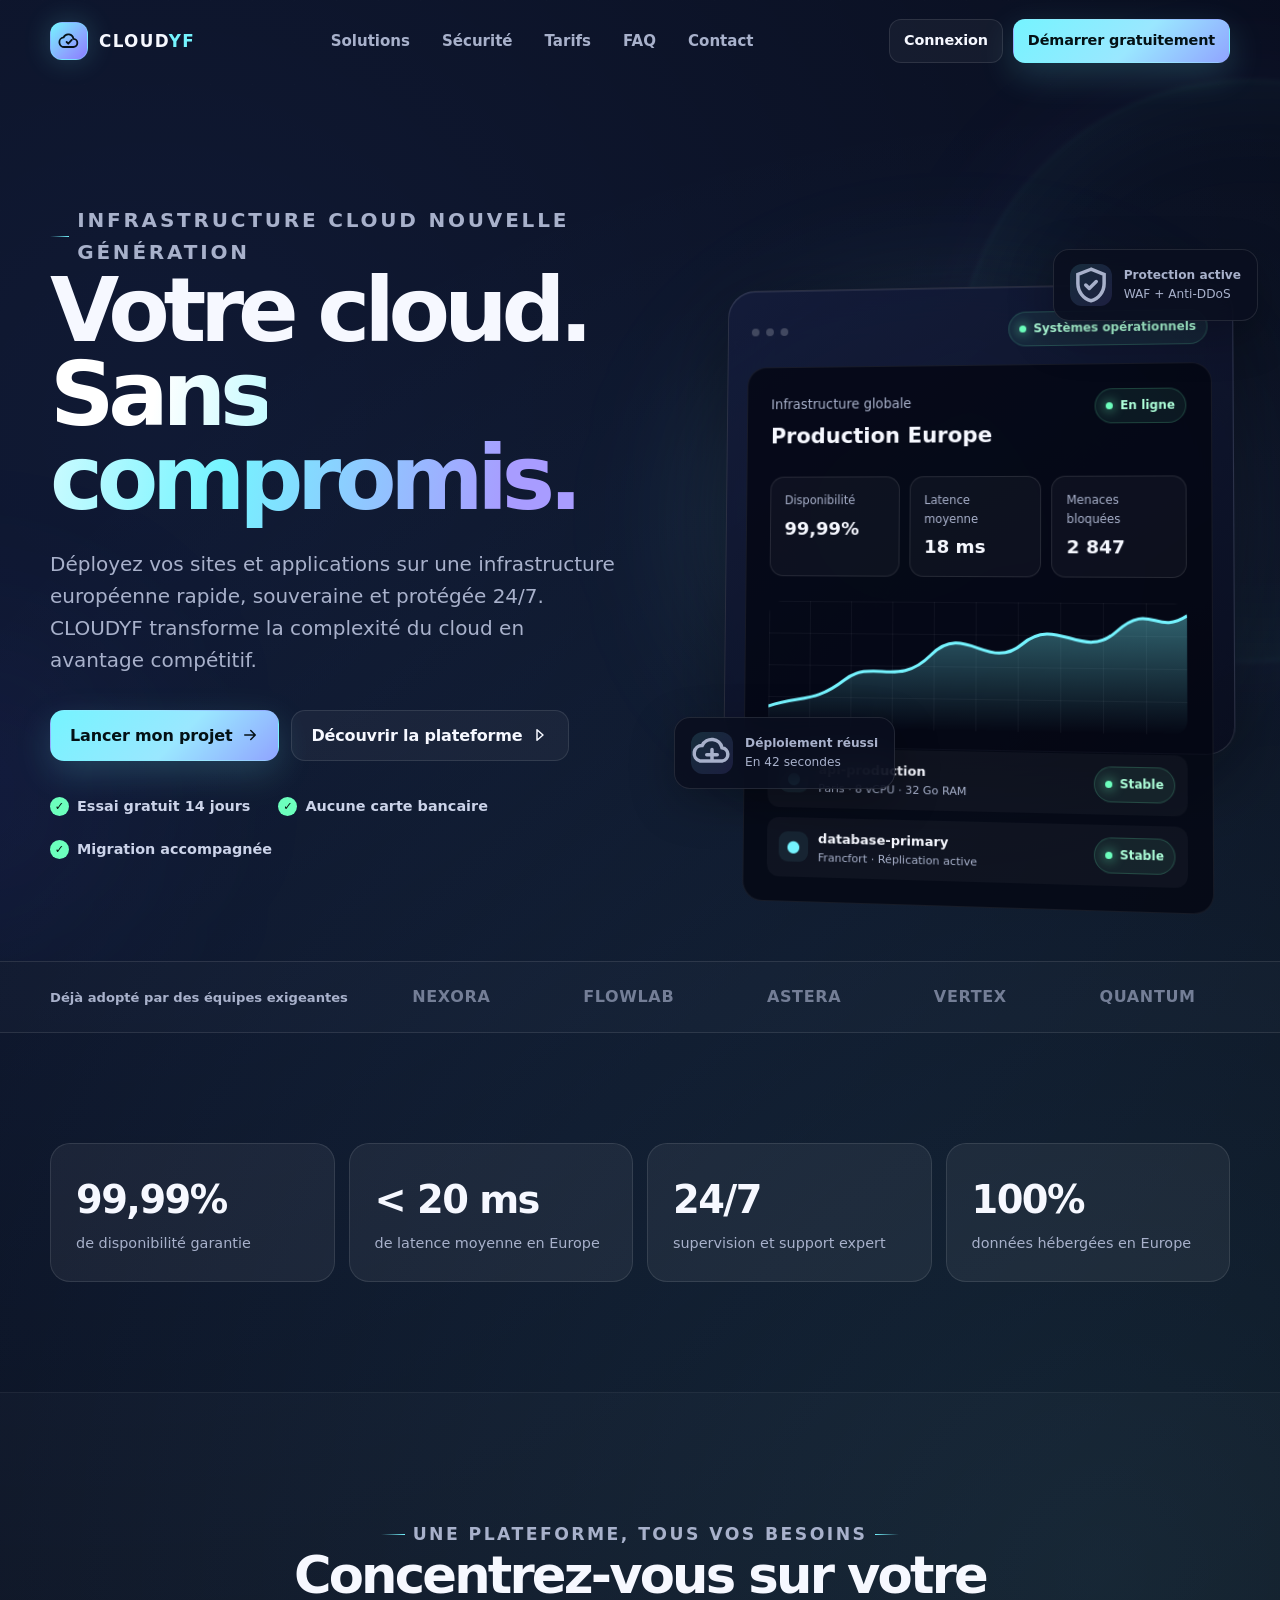
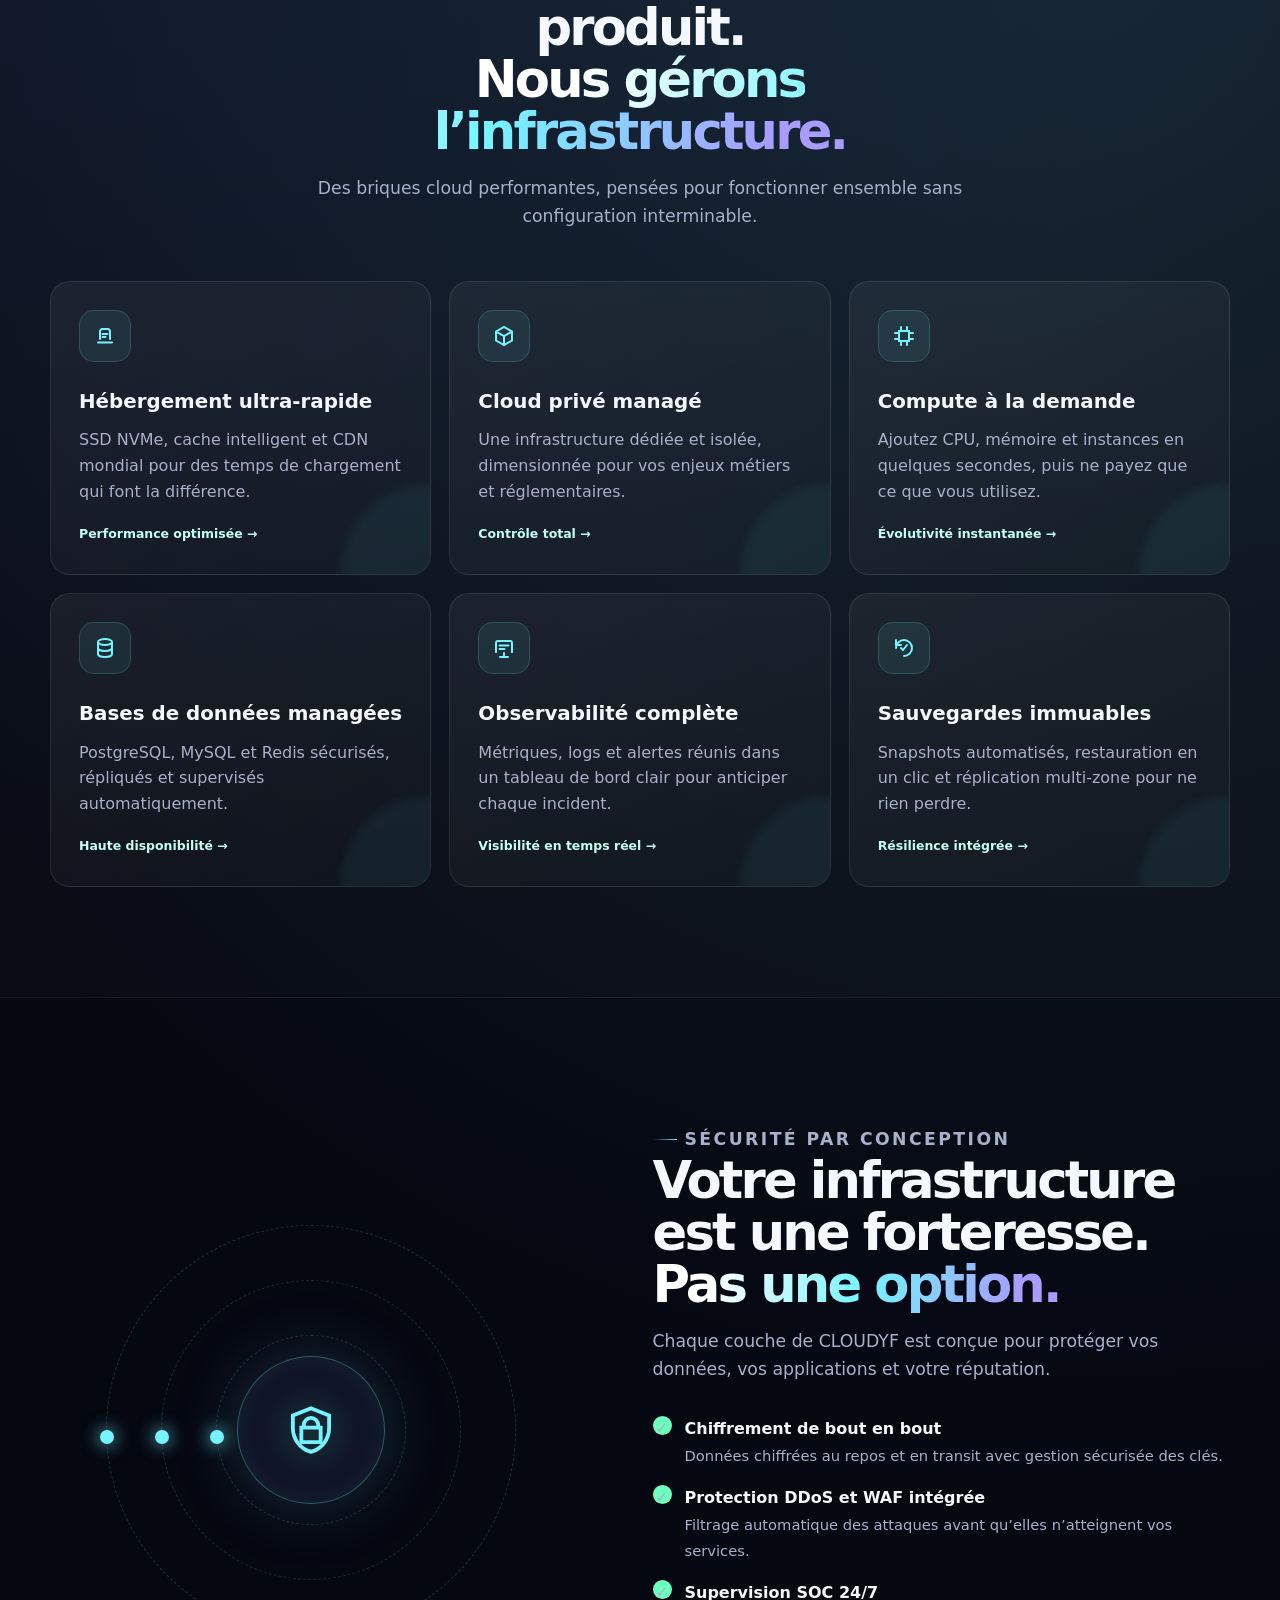
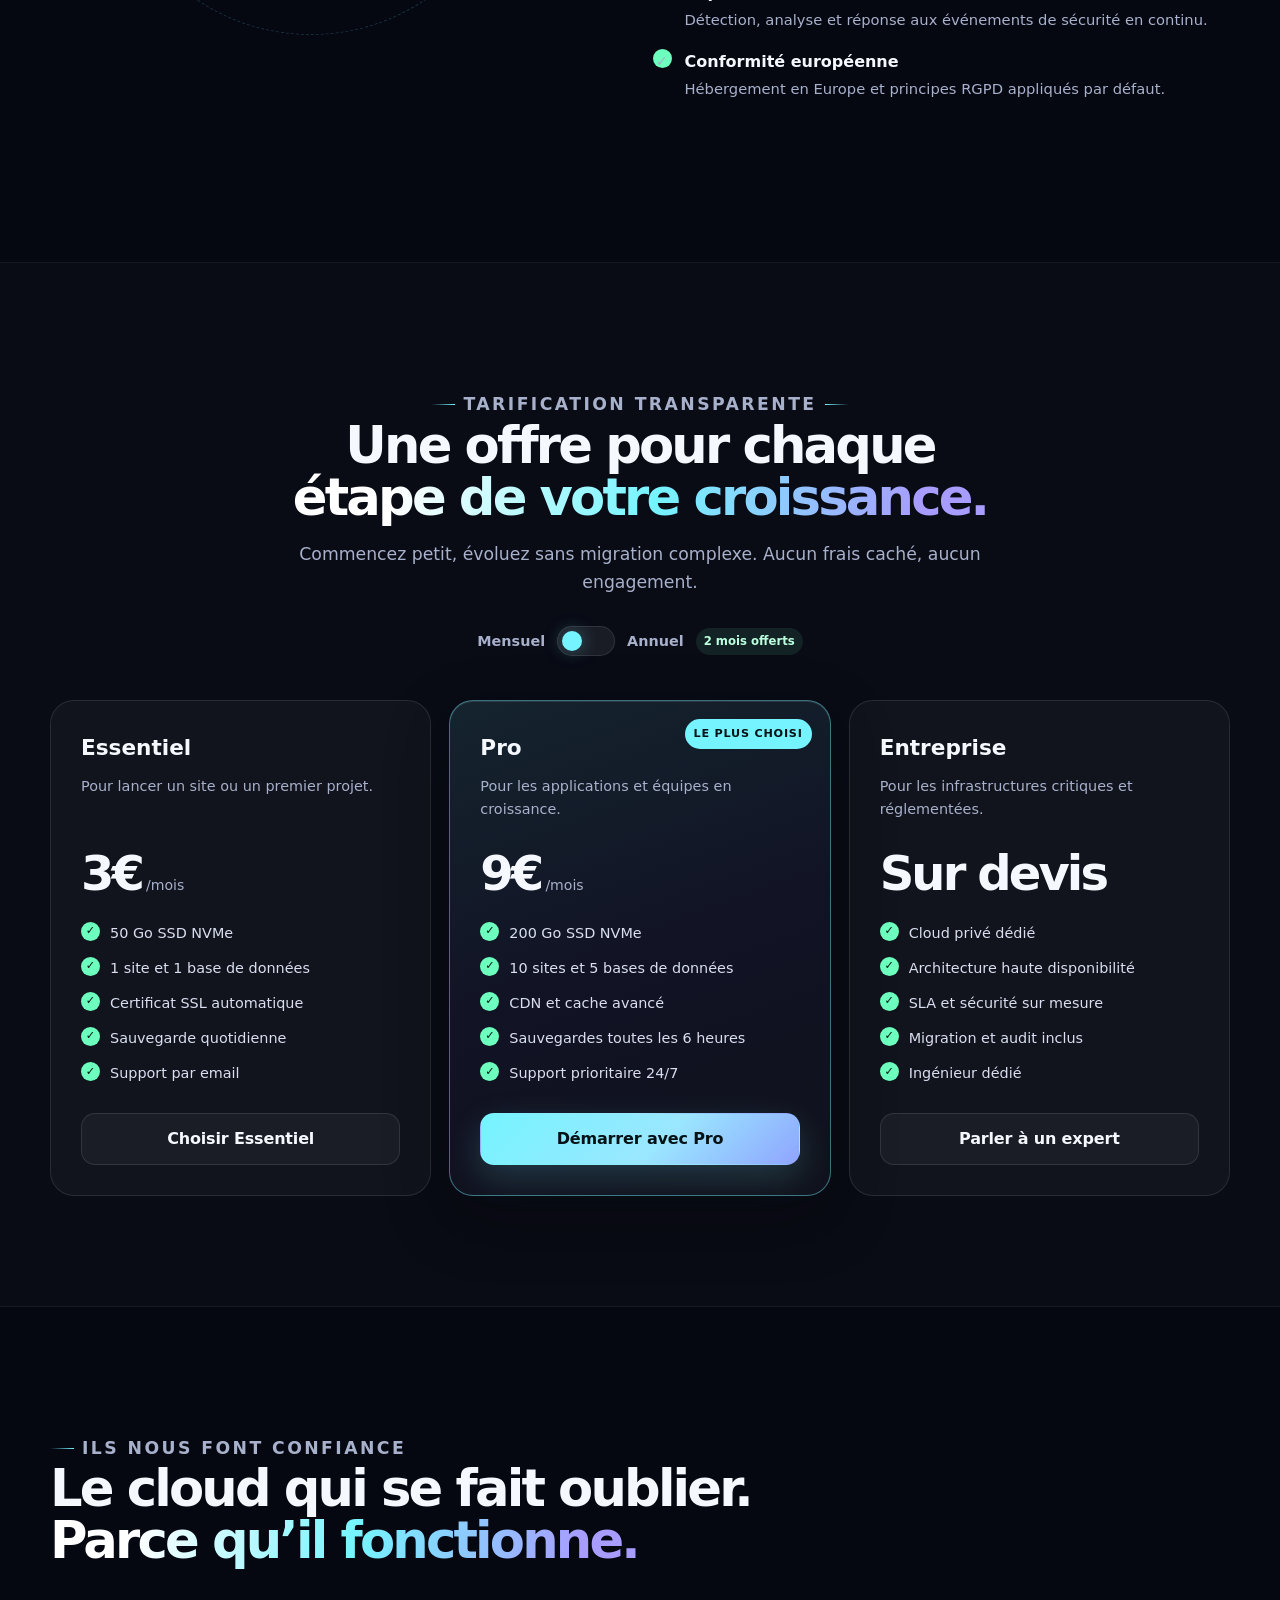
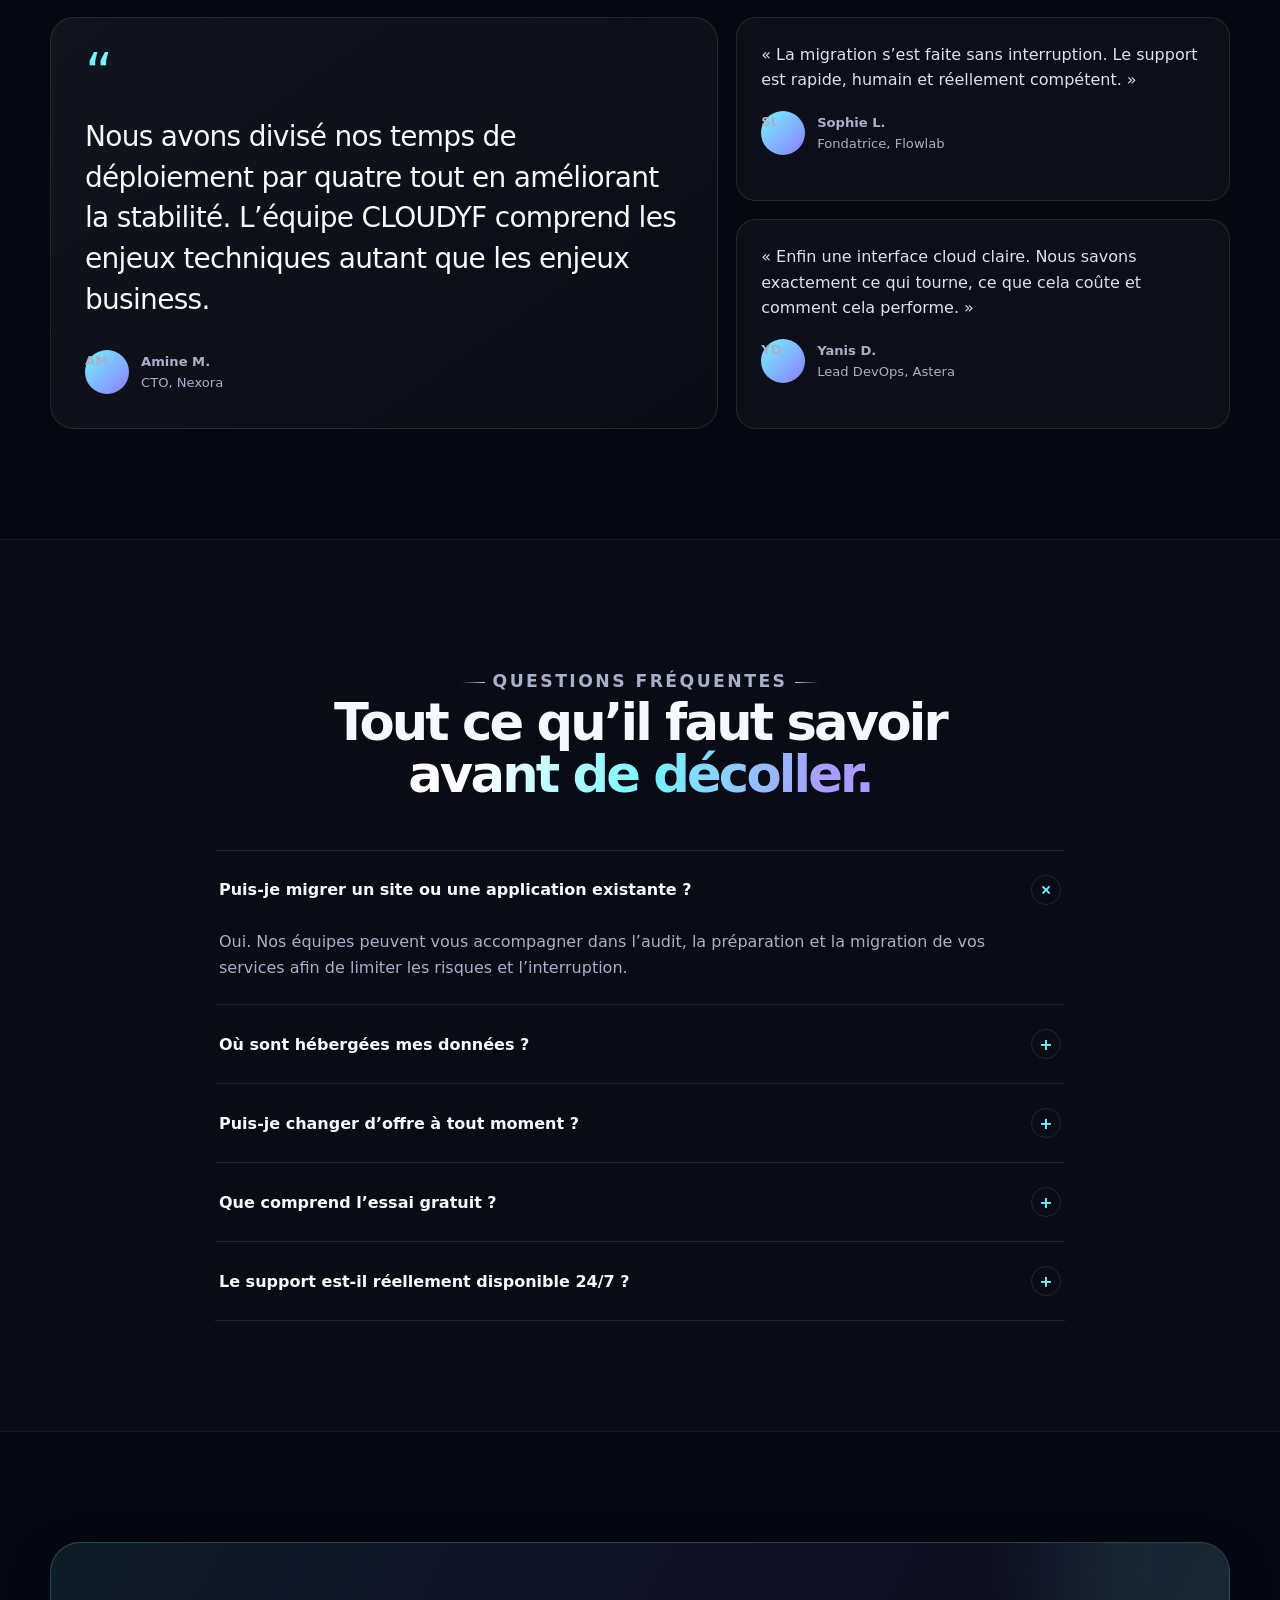
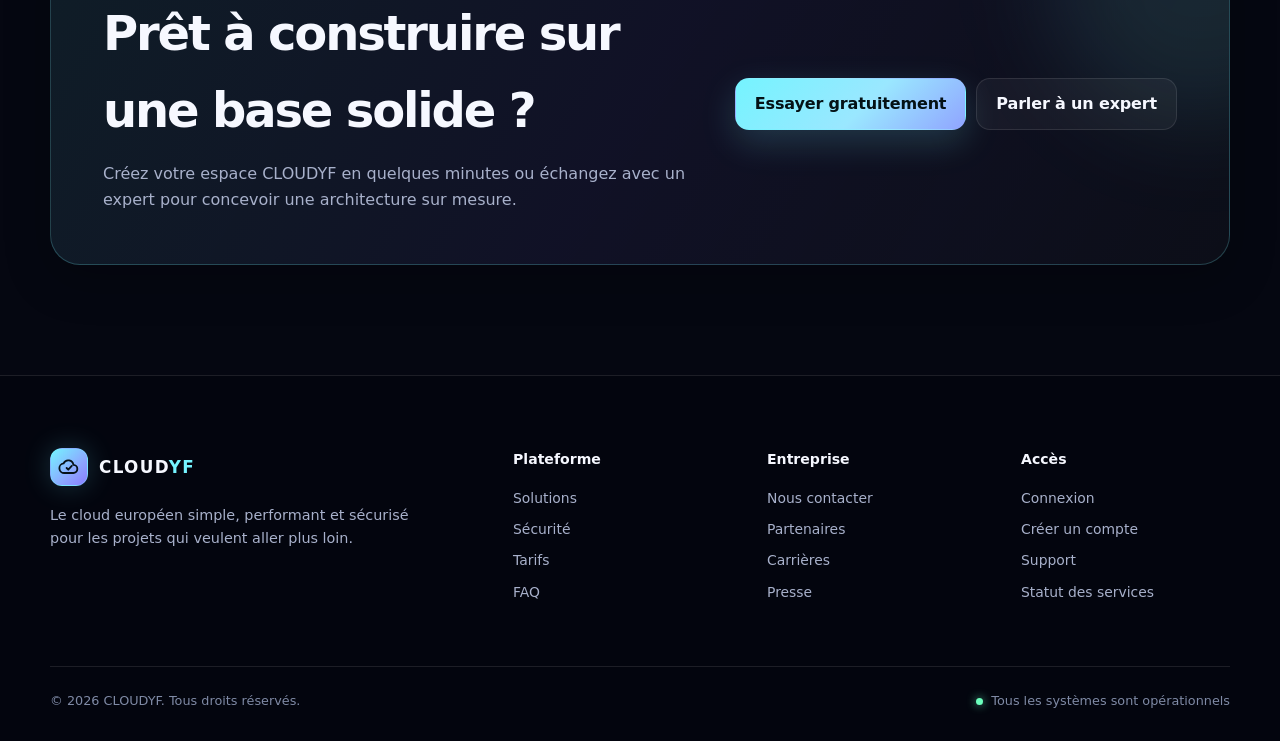
<file: index.html>
<!DOCTYPE html>
<html lang="fr">
<head>
  <meta charset="UTF-8">
  <meta name="viewport" content="width=device-width, initial-scale=1.0">
  <meta name="description" content="CLOUDYF propose un cloud européen performant, sécurisé et simple à déployer pour vos sites, applications et infrastructures critiques.">
  <meta name="theme-color" content="#050711">
  <title>CLOUDYF — Le cloud qui accélère vos ambitions</title>
  <link rel="stylesheet" href="styles.css">
  <script src="script.js" defer></script>
</head>
<body>
  <a class="skip-link" href="#contenu">Aller au contenu</a>

  <header class="site-header">
    <div class="container navbar">
      <a class="brand" href="index.html" aria-label="CLOUDYF, accueil">
        <span class="brand-mark" aria-hidden="true">
          <svg viewBox="0 0 24 24" fill="none"><path d="M7.4 18.5h9.2a4.4 4.4 0 0 0 .2-8.8A5.6 5.6 0 0 0 6.1 8.1a5.2 5.2 0 0 0 1.3 10.4Z" stroke="currentColor" stroke-width="2"/><path d="m9.4 13.1 1.8 1.8 3.8-4.1" stroke="currentColor" stroke-width="2" stroke-linecap="round" stroke-linejoin="round"/></svg>
        </span>
        <span class="brand-word">CLOUD<span>YF</span></span>
      </a>

      <button class="menu-toggle" type="button" aria-label="Ouvrir le menu" aria-expanded="false" aria-controls="navigation"><span></span></button>

      <ul class="nav-links" id="navigation">
        <li><a href="#services">Solutions</a></li>
        <li><a href="#securite">Sécurité</a></li>
        <li><a href="#offres">Tarifs</a></li>
        <li><a href="#faq">FAQ</a></li>
        <li><a href="contact.html">Contact</a></li>
      </ul>

      <div class="nav-actions">
        <a class="btn btn-secondary btn-small" href="connexion.html">Connexion</a>
        <a class="btn btn-primary btn-small" href="inscription.html">Démarrer gratuitement</a>
      </div>
    </div>
  </header>

  <main id="contenu">
    <section class="hero" id="accueil">
      <div class="container hero-grid">
        <div class="hero-copy reveal">
          <p class="eyebrow">Infrastructure cloud nouvelle génération</p>
          <h1>Votre cloud.<br><span class="gradient-text">Sans compromis.</span></h1>
          <p>Déployez vos sites et applications sur une infrastructure européenne rapide, souveraine et protégée 24/7. CLOUDYF transforme la complexité du cloud en avantage compétitif.</p>
          <div class="hero-actions">
            <a class="btn btn-primary" href="inscription.html">
              Lancer mon projet
              <svg viewBox="0 0 24 24" fill="none" aria-hidden="true"><path d="M5 12h14M13 6l6 6-6 6" stroke="currentColor" stroke-width="2" stroke-linecap="round" stroke-linejoin="round"/></svg>
            </a>
            <a class="btn btn-secondary" href="#services">
              Découvrir la plateforme
              <svg viewBox="0 0 24 24" fill="none" aria-hidden="true"><path d="m8 5 8 7-8 7V5Z" stroke="currentColor" stroke-width="2" stroke-linejoin="round"/></svg>
            </a>
          </div>
          <ul class="hero-proof">
            <li><span class="check-dot">✓</span>Essai gratuit 14 jours</li>
            <li><span class="check-dot">✓</span>Aucune carte bancaire</li>
            <li><span class="check-dot">✓</span>Migration accompagnée</li>
          </ul>
        </div>

        <div class="cloud-console reveal" aria-label="Aperçu du tableau de bord CLOUDYF">
          <div class="console-glow"></div>
          <div class="console-card">
            <div class="console-top">
              <div class="window-dots" aria-hidden="true"><i></i><i></i><i></i></div>
              <span class="live-badge">Systèmes opérationnels</span>
            </div>
            <div class="console-screen">
              <div class="console-heading">
                <div><small>Infrastructure globale</small><strong>Production Europe</strong></div>
                <span class="status-pill">En ligne</span>
              </div>
              <div class="metric-row">
                <div class="metric"><span>Disponibilité</span><strong>99,99%</strong></div>
                <div class="metric"><span>Latence moyenne</span><strong>18 ms</strong></div>
                <div class="metric"><span>Menaces bloquées</span><strong>2 847</strong></div>
              </div>
              <div class="chart" aria-hidden="true">
                <svg viewBox="0 0 420 128" preserveAspectRatio="none">
                  <defs><linearGradient id="area" x1="0" y1="0" x2="0" y2="1"><stop offset="0" stop-color="#75f4ff" stop-opacity=".38"/><stop offset="1" stop-color="#75f4ff" stop-opacity="0"/></linearGradient></defs>
                  <path d="M0 106 C35 95 48 102 78 79 S132 87 166 53 S224 70 258 41 S318 58 351 28 S390 32 420 12 V128 H0Z" fill="url(#area)"/>
                  <path d="M0 106 C35 95 48 102 78 79 S132 87 166 53 S224 70 258 41 S318 58 351 28 S390 32 420 12" fill="none" stroke="#75f4ff" stroke-width="3" stroke-linecap="round"/>
                </svg>
              </div>
              <div class="server-list">
                <div class="server-item"><span class="server-icon">●</span><div><strong>api-production</strong><small>Paris · 8 vCPU · 32 Go RAM</small></div><span class="status-pill">Stable</span></div>
                <div class="server-item"><span class="server-icon">●</span><div><strong>database-primary</strong><small>Francfort · Réplication active</small></div><span class="status-pill">Stable</span></div>
              </div>
            </div>
          </div>
          <div class="float-card one">
            <span class="float-icon" aria-hidden="true">
              <svg viewBox="0 0 24 24" fill="none"><path d="M12 3 4.5 6v5.2c0 4.6 3.1 8.8 7.5 9.8 4.4-1 7.5-5.2 7.5-9.8V6L12 3Z" stroke="currentColor" stroke-width="2"/><path d="m9 12 2 2 4-4" stroke="currentColor" stroke-width="2" stroke-linecap="round" stroke-linejoin="round"/></svg>
            </span>
            <span><strong>Protection active</strong><span>WAF + Anti-DDoS</span></span>
          </div>
          <div class="float-card two">
            <span class="float-icon" aria-hidden="true">
              <svg viewBox="0 0 24 24" fill="none"><path d="M5 16.5A4.5 4.5 0 0 1 6.4 7.7 6 6 0 0 1 17.7 9 3.8 3.8 0 0 1 18 16.5H5Z" stroke="currentColor" stroke-width="2"/><path d="M9 13h6M12 10v6" stroke="currentColor" stroke-width="2" stroke-linecap="round"/></svg>
            </span>
            <span><strong>Déploiement réussi</strong><span>En 42 secondes</span></span>
          </div>
        </div>
      </div>
    </section>

    <div class="trust-strip">
      <div class="container trust-grid">
        <span>Déjà adopté par des équipes exigeantes</span>
        <div class="logo-row" aria-label="Exemples de clients"><span>NEXORA</span><span>FLOWLAB</span><span>ASTERA</span><span>VERTEX</span><span>QUANTUM</span></div>
      </div>
    </div>

    <section class="section">
      <div class="container">
        <div class="stats-grid reveal">
          <div class="stat-card"><strong>99,99%</strong><span>de disponibilité garantie</span></div>
          <div class="stat-card"><strong>&lt; 20 ms</strong><span>de latence moyenne en Europe</span></div>
          <div class="stat-card"><strong>24/7</strong><span>supervision et support expert</span></div>
          <div class="stat-card"><strong>100%</strong><span>données hébergées en Europe</span></div>
        </div>
      </div>
    </section>

    <section class="section section-soft" id="services">
      <div class="container">
        <div class="section-heading center reveal">
          <p class="eyebrow">Une plateforme, tous vos besoins</p>
          <h2>Concentrez-vous sur votre produit.<br><span class="gradient-text">Nous gérons l’infrastructure.</span></h2>
          <p>Des briques cloud performantes, pensées pour fonctionner ensemble sans configuration interminable.</p>
        </div>

        <div class="cards-grid">
          <article class="feature-card reveal">
            <span class="feature-icon" aria-hidden="true"><svg viewBox="0 0 24 24" fill="none"><path d="M5 18.5h14M7 15V7.5A2.5 2.5 0 0 1 9.5 5h5A2.5 2.5 0 0 1 17 7.5V15" stroke="currentColor" stroke-width="2" stroke-linecap="round"/><path d="M9.5 10h5M9.5 13h3" stroke="currentColor" stroke-width="2" stroke-linecap="round"/></svg></span>
            <h3>Hébergement ultra-rapide</h3>
            <p>SSD NVMe, cache intelligent et CDN mondial pour des temps de chargement qui font la différence.</p>
            <span class="feature-tag">Performance optimisée →</span>
          </article>
          <article class="feature-card reveal">
            <span class="feature-icon" aria-hidden="true"><svg viewBox="0 0 24 24" fill="none"><path d="M4 7.5 12 3l8 4.5v9L12 21l-8-4.5v-9Z" stroke="currentColor" stroke-width="2"/><path d="m4.5 7.8 7.5 4.3 7.5-4.3M12 12v8.4" stroke="currentColor" stroke-width="2"/></svg></span>
            <h3>Cloud privé managé</h3>
            <p>Une infrastructure dédiée et isolée, dimensionnée pour vos enjeux métiers et réglementaires.</p>
            <span class="feature-tag">Contrôle total →</span>
          </article>
          <article class="feature-card reveal">
            <span class="feature-icon" aria-hidden="true"><svg viewBox="0 0 24 24" fill="none"><path d="M7 7h10v10H7z" stroke="currentColor" stroke-width="2"/><path d="M9 3v4M15 3v4M9 17v4M15 17v4M3 9h4M3 15h4M17 9h4M17 15h4" stroke="currentColor" stroke-width="2" stroke-linecap="round"/></svg></span>
            <h3>Compute à la demande</h3>
            <p>Ajoutez CPU, mémoire et instances en quelques secondes, puis ne payez que ce que vous utilisez.</p>
            <span class="feature-tag">Évolutivité instantanée →</span>
          </article>
          <article class="feature-card reveal">
            <span class="feature-icon" aria-hidden="true"><svg viewBox="0 0 24 24" fill="none"><ellipse cx="12" cy="6" rx="7" ry="3" stroke="currentColor" stroke-width="2"/><path d="M5 6v6c0 1.7 3.1 3 7 3s7-1.3 7-3V6M5 12v6c0 1.7 3.1 3 7 3s7-1.3 7-3v-6" stroke="currentColor" stroke-width="2"/></svg></span>
            <h3>Bases de données managées</h3>
            <p>PostgreSQL, MySQL et Redis sécurisés, répliqués et supervisés automatiquement.</p>
            <span class="feature-tag">Haute disponibilité →</span>
          </article>
          <article class="feature-card reveal">
            <span class="feature-icon" aria-hidden="true"><svg viewBox="0 0 24 24" fill="none"><path d="M4 17V7a2 2 0 0 1 2-2h12a2 2 0 0 1 2 2v10" stroke="currentColor" stroke-width="2"/><path d="M8 21h8M12 17v4M7.5 9.5h9M7.5 13h5" stroke="currentColor" stroke-width="2" stroke-linecap="round"/></svg></span>
            <h3>Observabilité complète</h3>
            <p>Métriques, logs et alertes réunis dans un tableau de bord clair pour anticiper chaque incident.</p>
            <span class="feature-tag">Visibilité en temps réel →</span>
          </article>
          <article class="feature-card reveal">
            <span class="feature-icon" aria-hidden="true"><svg viewBox="0 0 24 24" fill="none"><path d="M12 20a8 8 0 1 0-8-8" stroke="currentColor" stroke-width="2" stroke-linecap="round"/><path d="M4 4v5h5M9 12l2 2 4-5" stroke="currentColor" stroke-width="2" stroke-linecap="round" stroke-linejoin="round"/></svg></span>
            <h3>Sauvegardes immuables</h3>
            <p>Snapshots automatisés, restauration en un clic et réplication multi-zone pour ne rien perdre.</p>
            <span class="feature-tag">Résilience intégrée →</span>
          </article>
        </div>
      </div>
    </section>

    <section class="section" id="securite">
      <div class="container split-grid">
        <div class="security-visual reveal" aria-hidden="true">
          <div class="security-orbit o1"><span></span></div>
          <div class="security-orbit o2"><span></span></div>
          <div class="security-orbit o3"><span></span></div>
          <div class="security-core"><svg viewBox="0 0 24 24" fill="none"><path d="M12 3 4.5 6v5.2c0 4.6 3.1 8.8 7.5 9.8 4.4-1 7.5-5.2 7.5-9.8V6L12 3Z" stroke="currentColor" stroke-width="1.6"/><path d="M9 11v-1a3 3 0 0 1 6 0v1M8 11h8v6H8z" stroke="currentColor" stroke-width="1.6"/></svg></div>
        </div>
        <div class="section-heading reveal">
          <p class="eyebrow">Sécurité par conception</p>
          <h2>Votre infrastructure est une forteresse. <span class="gradient-text">Pas une option.</span></h2>
          <p>Chaque couche de CLOUDYF est conçue pour protéger vos données, vos applications et votre réputation.</p>
          <ul class="benefit-list">
            <li><span class="check-dot">✓</span><div><strong>Chiffrement de bout en bout</strong><span>Données chiffrées au repos et en transit avec gestion sécurisée des clés.</span></div></li>
            <li><span class="check-dot">✓</span><div><strong>Protection DDoS et WAF intégrée</strong><span>Filtrage automatique des attaques avant qu’elles n’atteignent vos services.</span></div></li>
            <li><span class="check-dot">✓</span><div><strong>Supervision SOC 24/7</strong><span>Détection, analyse et réponse aux événements de sécurité en continu.</span></div></li>
            <li><span class="check-dot">✓</span><div><strong>Conformité européenne</strong><span>Hébergement en Europe et principes RGPD appliqués par défaut.</span></div></li>
          </ul>
        </div>
      </div>
    </section>

    <section class="section section-soft" id="offres">
      <div class="container">
        <div class="section-heading center reveal">
          <p class="eyebrow">Tarification transparente</p>
          <h2>Une offre pour chaque <span class="gradient-text">étape de votre croissance.</span></h2>
          <p>Commencez petit, évoluez sans migration complexe. Aucun frais caché, aucun engagement.</p>
        </div>

        <div class="pricing-toolbar reveal">
          <span>Mensuel</span>
          <button class="switch" type="button" role="switch" aria-checked="false" aria-label="Activer la facturation annuelle"></button>
          <span>Annuel</span>
          <span class="save-badge">2 mois offerts</span>
        </div>

        <div class="pricing-grid">
          <article class="price-card reveal">
            <h3>Essentiel</h3>
            <p>Pour lancer un site ou un premier projet.</p>
            <div class="price"><strong data-monthly="3€" data-yearly="2,50€">3€</strong><span data-billing-label>/mois</span></div>
            <ul class="price-features">
              <li><span class="check-dot">✓</span>50 Go SSD NVMe</li>
              <li><span class="check-dot">✓</span>1 site et 1 base de données</li>
              <li><span class="check-dot">✓</span>Certificat SSL automatique</li>
              <li><span class="check-dot">✓</span>Sauvegarde quotidienne</li>
              <li><span class="check-dot">✓</span>Support par email</li>
            </ul>
            <a class="btn btn-secondary" href="inscription.html">Choisir Essentiel</a>
          </article>

          <article class="price-card featured reveal">
            <span class="popular-badge">Le plus choisi</span>
            <h3>Pro</h3>
            <p>Pour les applications et équipes en croissance.</p>
            <div class="price"><strong data-monthly="9€" data-yearly="7,50€">9€</strong><span data-billing-label>/mois</span></div>
            <ul class="price-features">
              <li><span class="check-dot">✓</span>200 Go SSD NVMe</li>
              <li><span class="check-dot">✓</span>10 sites et 5 bases de données</li>
              <li><span class="check-dot">✓</span>CDN et cache avancé</li>
              <li><span class="check-dot">✓</span>Sauvegardes toutes les 6 heures</li>
              <li><span class="check-dot">✓</span>Support prioritaire 24/7</li>
            </ul>
            <a class="btn btn-primary" href="inscription.html">Démarrer avec Pro</a>
          </article>

          <article class="price-card reveal">
            <h3>Entreprise</h3>
            <p>Pour les infrastructures critiques et réglementées.</p>
            <div class="price"><strong>Sur devis</strong></div>
            <ul class="price-features">
              <li><span class="check-dot">✓</span>Cloud privé dédié</li>
              <li><span class="check-dot">✓</span>Architecture haute disponibilité</li>
              <li><span class="check-dot">✓</span>SLA et sécurité sur mesure</li>
              <li><span class="check-dot">✓</span>Migration et audit inclus</li>
              <li><span class="check-dot">✓</span>Ingénieur dédié</li>
            </ul>
            <a class="btn btn-secondary" href="contact.html">Parler à un expert</a>
          </article>
        </div>
      </div>
    </section>

    <section class="section">
      <div class="container">
        <div class="section-heading reveal">
          <p class="eyebrow">Ils nous font confiance</p>
          <h2>Le cloud qui se fait oublier.<br><span class="gradient-text">Parce qu’il fonctionne.</span></h2>
        </div>
        <div class="testimonials-grid">
          <article class="quote-card reveal">
            <div class="quote-mark">“</div>
            <blockquote>Nous avons divisé nos temps de déploiement par quatre tout en améliorant la stabilité. L’équipe CLOUDYF comprend les enjeux techniques autant que les enjeux business.</blockquote>
            <div class="person"><span class="avatar">AM</span><span><strong>Amine M.</strong><span>CTO, Nexora</span></span></div>
          </article>
          <div class="mini-quotes">
            <article class="mini-quote reveal"><p>« La migration s’est faite sans interruption. Le support est rapide, humain et réellement compétent. »</p><div class="person"><span class="avatar">SL</span><span><strong>Sophie L.</strong><span>Fondatrice, Flowlab</span></span></div></article>
            <article class="mini-quote reveal"><p>« Enfin une interface cloud claire. Nous savons exactement ce qui tourne, ce que cela coûte et comment cela performe. »</p><div class="person"><span class="avatar">YD</span><span><strong>Yanis D.</strong><span>Lead DevOps, Astera</span></span></div></article>
          </div>
        </div>
      </div>
    </section>

    <section class="section section-soft" id="faq">
      <div class="container">
        <div class="section-heading center reveal">
          <p class="eyebrow">Questions fréquentes</p>
          <h2>Tout ce qu’il faut savoir <span class="gradient-text">avant de décoller.</span></h2>
        </div>
        <div class="faq-list reveal">
          <div class="faq-item is-open">
            <button class="faq-question" type="button" aria-expanded="true"><span>Puis-je migrer un site ou une application existante ?</span><span>+</span></button>
            <div class="faq-answer"><div><p>Oui. Nos équipes peuvent vous accompagner dans l’audit, la préparation et la migration de vos services afin de limiter les risques et l’interruption.</p></div></div>
          </div>
          <div class="faq-item">
            <button class="faq-question" type="button" aria-expanded="false"><span>Où sont hébergées mes données ?</span><span>+</span></button>
            <div class="faq-answer"><div><p>Les données sont hébergées dans des centres de données européens. Vous pouvez choisir votre zone de déploiement selon vos besoins de performance et de conformité.</p></div></div>
          </div>
          <div class="faq-item">
            <button class="faq-question" type="button" aria-expanded="false"><span>Puis-je changer d’offre à tout moment ?</span><span>+</span></button>
            <div class="faq-answer"><div><p>Oui. Vous pouvez augmenter ou réduire vos ressources depuis votre espace client. Les changements sont appliqués rapidement sans migration complexe.</p></div></div>
          </div>
          <div class="faq-item">
            <button class="faq-question" type="button" aria-expanded="false"><span>Que comprend l’essai gratuit ?</span><span>+</span></button>
            <div class="faq-answer"><div><p>L’essai donne accès à la plateforme et aux principales fonctionnalités pendant 14 jours, sans carte bancaire. Vous décidez ensuite de poursuivre ou non.</p></div></div>
          </div>
          <div class="faq-item">
            <button class="faq-question" type="button" aria-expanded="false"><span>Le support est-il réellement disponible 24/7 ?</span><span>+</span></button>
            <div class="faq-answer"><div><p>La supervision de l’infrastructure est permanente. Le niveau de support humain dépend de l’offre choisie, avec une priorité renforcée pour les offres Pro et Entreprise.</p></div></div>
          </div>
        </div>
      </div>
    </section>

    <section class="section">
      <div class="container">
        <div class="cta-panel reveal">
          <div><h2>Prêt à construire sur une base solide ?</h2><p>Créez votre espace CLOUDYF en quelques minutes ou échangez avec un expert pour concevoir une architecture sur mesure.</p></div>
          <div class="cta-actions"><a class="btn btn-primary" href="inscription.html">Essayer gratuitement</a><a class="btn btn-secondary" href="contact.html">Parler à un expert</a></div>
        </div>
      </div>
    </section>
  </main>

  <footer class="site-footer">
    <div class="container">
      <div class="footer-grid">
        <div class="footer-about">
          <a class="brand" href="index.html"><span class="brand-mark" aria-hidden="true"><svg viewBox="0 0 24 24" fill="none"><path d="M7.4 18.5h9.2a4.4 4.4 0 0 0 .2-8.8A5.6 5.6 0 0 0 6.1 8.1a5.2 5.2 0 0 0 1.3 10.4Z" stroke="currentColor" stroke-width="2"/><path d="m9.4 13.1 1.8 1.8 3.8-4.1" stroke="currentColor" stroke-width="2" stroke-linecap="round" stroke-linejoin="round"/></svg></span><span class="brand-word">CLOUD<span>YF</span></span></a>
          <p>Le cloud européen simple, performant et sécurisé pour les projets qui veulent aller plus loin.</p>
        </div>
        <div class="footer-column"><h3>Plateforme</h3><a href="#services">Solutions</a><a href="#securite">Sécurité</a><a href="#offres">Tarifs</a><a href="#faq">FAQ</a></div>
        <div class="footer-column"><h3>Entreprise</h3><a href="contact.html">Nous contacter</a><a href="contact.html">Partenaires</a><a href="contact.html">Carrières</a><a href="contact.html">Presse</a></div>
        <div class="footer-column"><h3>Accès</h3><a href="connexion.html">Connexion</a><a href="inscription.html">Créer un compte</a><a href="contact.html">Support</a><a href="#">Statut des services</a></div>
      </div>
      <div class="footer-bottom"><span>© <span data-year></span> CLOUDYF. Tous droits réservés.</span><span class="footer-status">Tous les systèmes sont opérationnels</span></div>
    </div>
  </footer>
</body>
</html>
</file>
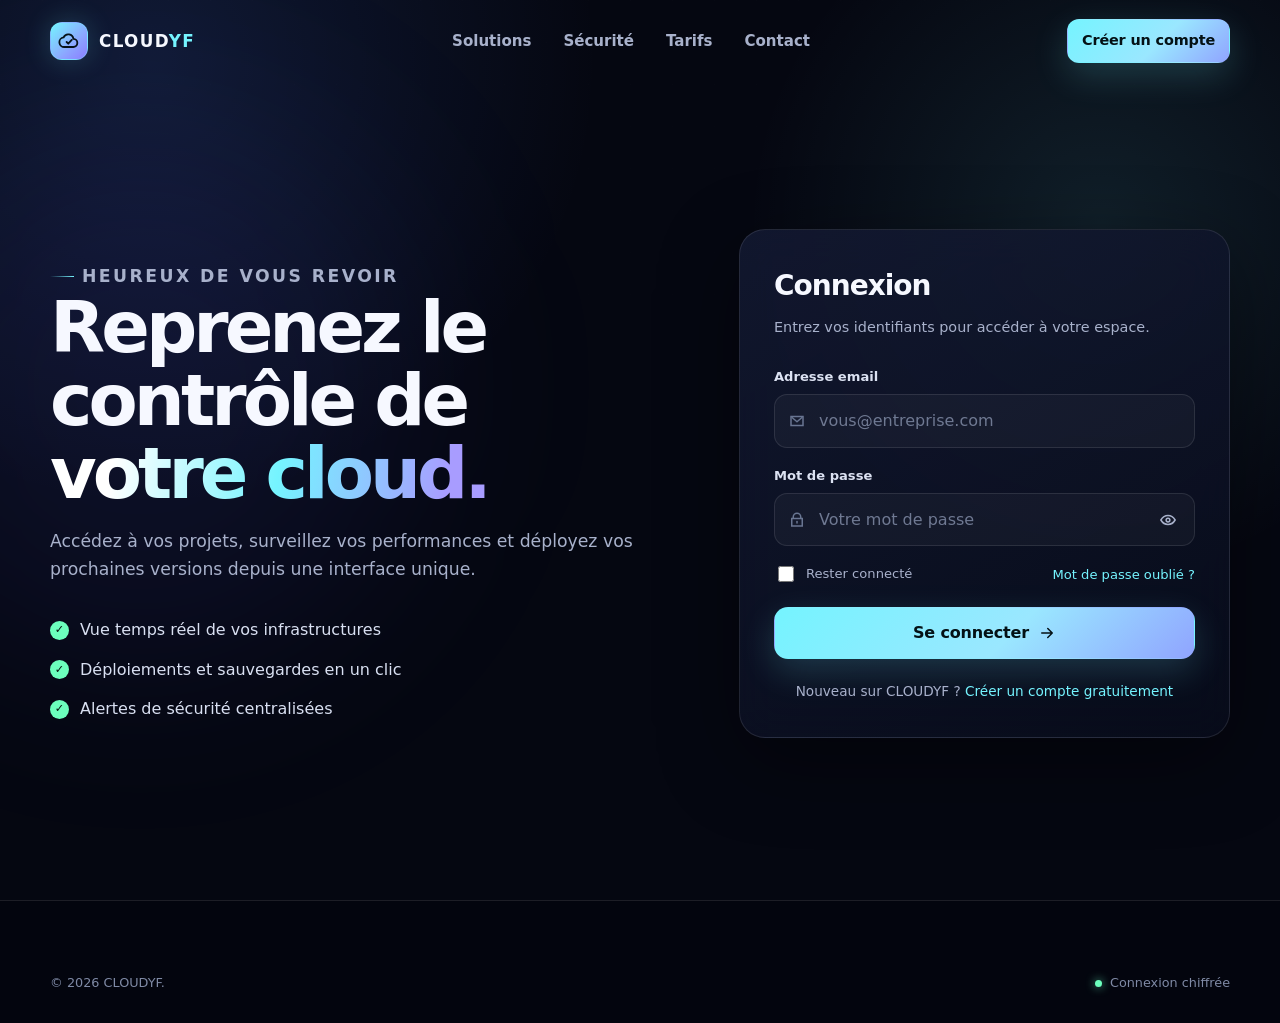
<file: connexion.html>
<!DOCTYPE html>
<html lang="fr">
<head>
  <meta charset="UTF-8">
  <meta name="viewport" content="width=device-width, initial-scale=1.0">
  <meta name="description" content="Connectez-vous à votre espace CLOUDYF pour gérer vos infrastructures cloud.">
  <meta name="theme-color" content="#050711">
  <title>Connexion — CLOUDYF</title>
  <link rel="stylesheet" href="styles.css">
  <script src="script.js" defer></script>
</head>
<body class="page-shell">
  <a class="skip-link" href="#contenu">Aller au contenu</a>
  <header class="site-header is-scrolled">
    <div class="container navbar">
      <a class="brand" href="index.html" aria-label="CLOUDYF, accueil"><span class="brand-mark" aria-hidden="true"><svg viewBox="0 0 24 24" fill="none"><path d="M7.4 18.5h9.2a4.4 4.4 0 0 0 .2-8.8A5.6 5.6 0 0 0 6.1 8.1a5.2 5.2 0 0 0 1.3 10.4Z" stroke="currentColor" stroke-width="2"/><path d="m9.4 13.1 1.8 1.8 3.8-4.1" stroke="currentColor" stroke-width="2" stroke-linecap="round" stroke-linejoin="round"/></svg></span><span class="brand-word">CLOUD<span>YF</span></span></a>
      <button class="menu-toggle" type="button" aria-label="Ouvrir le menu" aria-expanded="false" aria-controls="navigation"><span></span></button>
      <ul class="nav-links" id="navigation"><li><a href="index.html#services">Solutions</a></li><li><a href="index.html#securite">Sécurité</a></li><li><a href="index.html#offres">Tarifs</a></li><li><a href="contact.html">Contact</a></li></ul>
      <div class="nav-actions"><a class="btn btn-primary btn-small" href="inscription.html">Créer un compte</a></div>
    </div>
  </header>

  <main id="contenu" class="auth-section">
    <div class="container auth-grid">
      <div class="auth-copy reveal">
        <div class="auth-visual"></div>
        <p class="eyebrow">Heureux de vous revoir</p>
        <h1>Reprenez le contrôle de <span class="gradient-text">votre cloud.</span></h1>
        <p>Accédez à vos projets, surveillez vos performances et déployez vos prochaines versions depuis une interface unique.</p>
        <ul class="auth-points">
          <li><span class="check-dot">✓</span>Vue temps réel de vos infrastructures</li>
          <li><span class="check-dot">✓</span>Déploiements et sauvegardes en un clic</li>
          <li><span class="check-dot">✓</span>Alertes de sécurité centralisées</li>
        </ul>
      </div>

      <section class="form-card reveal" aria-labelledby="login-title">
        <div class="form-card-header"><h2 id="login-title">Connexion</h2><p>Entrez vos identifiants pour accéder à votre espace.</p></div>
        <form data-demo-form="login">
          <div class="form-group">
            <label for="email">Adresse email</label>
            <div class="input-wrap"><svg viewBox="0 0 24 24" fill="none" aria-hidden="true"><path d="M4 6h16v12H4z" stroke="currentColor" stroke-width="2"/><path d="m5 7 7 6 7-6" stroke="currentColor" stroke-width="2" stroke-linejoin="round"/></svg><input id="email" name="email" type="email" placeholder="vous@entreprise.com" autocomplete="email" required></div>
          </div>
          <div class="form-group">
            <label for="password">Mot de passe</label>
            <div class="input-wrap"><svg viewBox="0 0 24 24" fill="none" aria-hidden="true"><path d="M7 10V8a5 5 0 0 1 10 0v2M5 10h14v10H5z" stroke="currentColor" stroke-width="2"/><path d="M12 14v2" stroke="currentColor" stroke-width="2" stroke-linecap="round"/></svg><input id="password" name="password" type="password" placeholder="Votre mot de passe" autocomplete="current-password" required><button class="password-toggle" type="button" aria-label="Afficher le mot de passe" aria-pressed="false"><svg viewBox="0 0 24 24" fill="none" aria-hidden="true"><path d="M2.5 12s3.5-6 9.5-6 9.5 6 9.5 6-3.5 6-9.5 6-9.5-6-9.5-6Z" stroke="currentColor" stroke-width="2"/><circle cx="12" cy="12" r="2.5" stroke="currentColor" stroke-width="2"/></svg></button></div>
          </div>
          <div class="form-meta"><label class="checkbox"><input type="checkbox" name="remember"><span>Rester connecté</span></label><a href="contact.html">Mot de passe oublié ?</a></div>
          <button class="btn btn-primary" type="submit">Se connecter <svg viewBox="0 0 24 24" fill="none" aria-hidden="true"><path d="M5 12h14M13 6l6 6-6 6" stroke="currentColor" stroke-width="2" stroke-linecap="round" stroke-linejoin="round"/></svg></button>
          <p class="form-status" role="status">Formulaire validé. La connexion nécessite maintenant un back-end.</p>
        </form>
        <p class="form-footer">Nouveau sur CLOUDYF ? <a href="inscription.html">Créer un compte gratuitement</a></p>
      </section>
    </div>
  </main>

  <footer class="site-footer"><div class="container footer-bottom" style="margin-top:0;padding-top:0;border-top:0"><span>© <span data-year></span> CLOUDYF.</span><span class="footer-status">Connexion chiffrée</span></div></footer>
  <div class="toast" role="status" aria-live="polite"><span class="toast-icon">✓</span><div><strong data-toast-title></strong><p data-toast-message></p></div><button type="button" aria-label="Fermer">×</button></div>
</body>
</html>
</file>
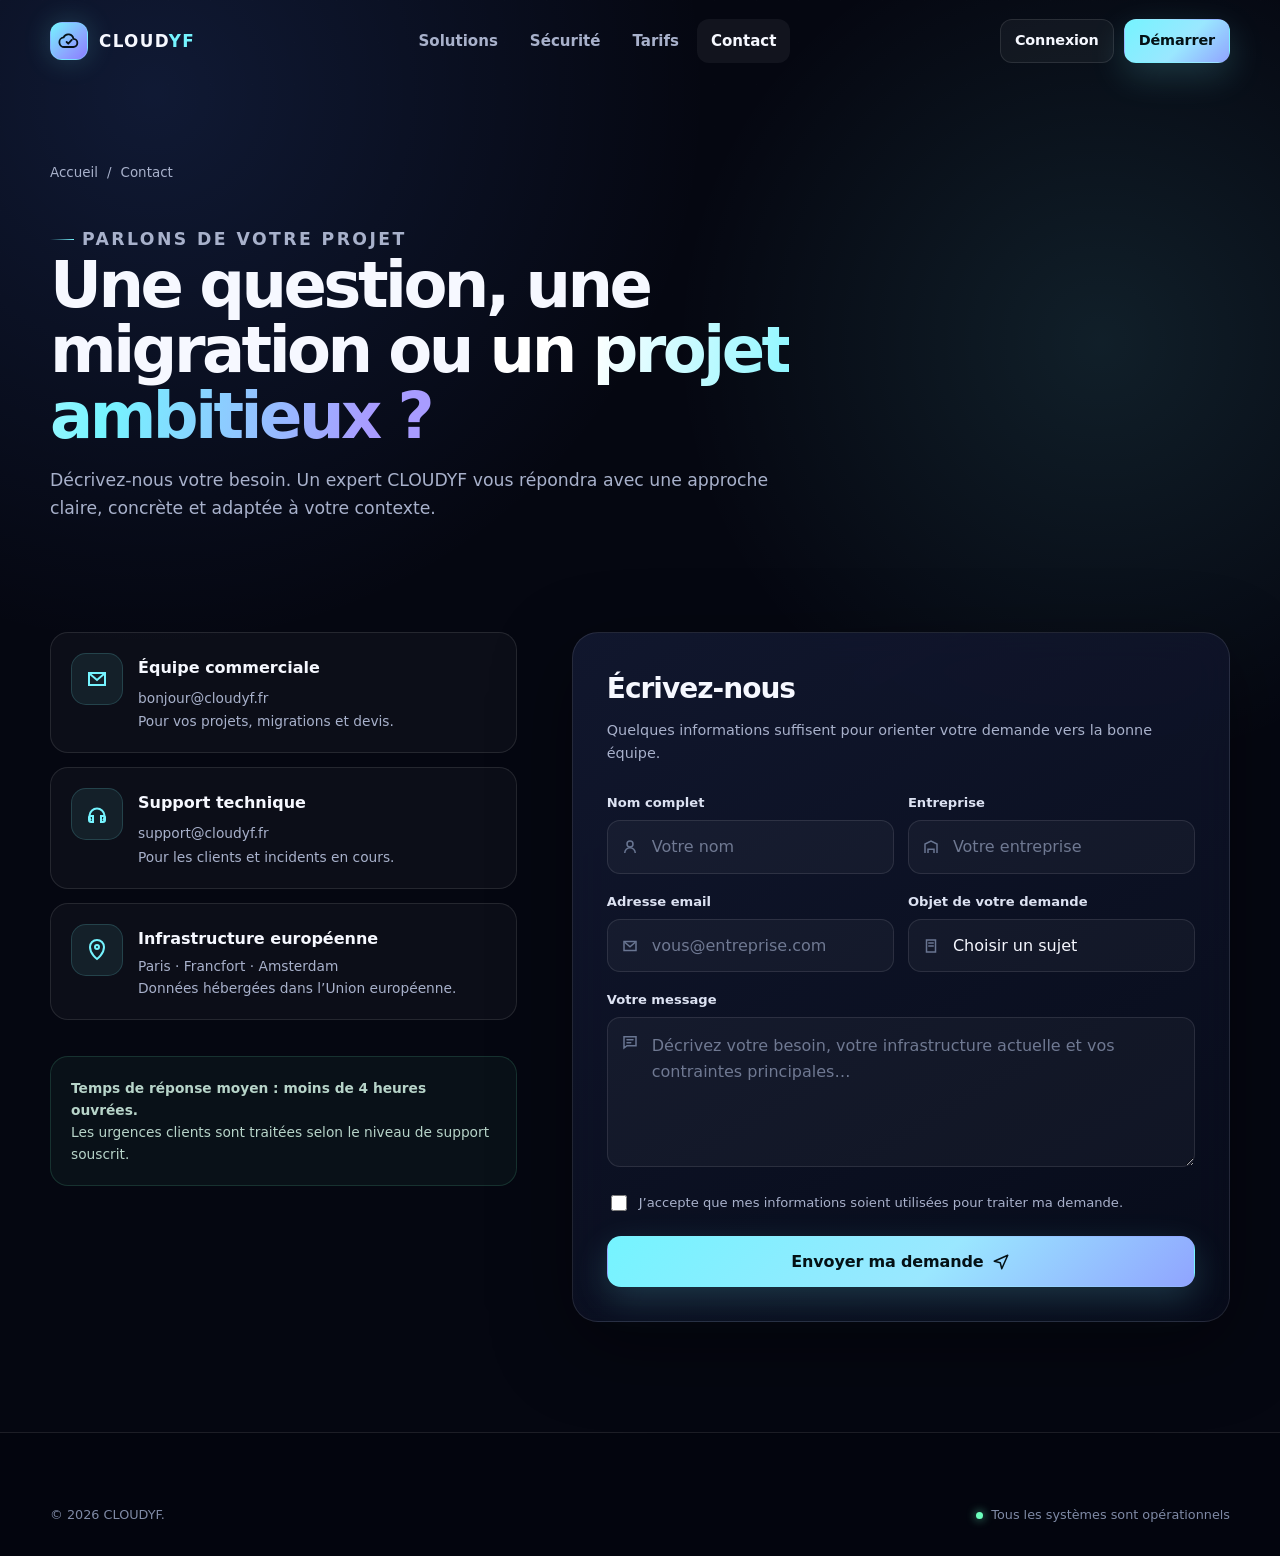
<file: contact.html>
<!DOCTYPE html>
<html lang="fr">
<head>
  <meta charset="UTF-8">
  <meta name="viewport" content="width=device-width, initial-scale=1.0">
  <meta name="description" content="Contactez les experts CLOUDYF pour concevoir votre architecture cloud, préparer une migration ou obtenir une assistance.">
  <meta name="theme-color" content="#050711">
  <title>Contact — CLOUDYF</title>
  <link rel="stylesheet" href="styles.css">
  <script src="script.js" defer></script>
</head>
<body class="page-shell">
  <a class="skip-link" href="#contenu">Aller au contenu</a>
  <header class="site-header is-scrolled">
    <div class="container navbar">
      <a class="brand" href="index.html" aria-label="CLOUDYF, accueil"><span class="brand-mark" aria-hidden="true"><svg viewBox="0 0 24 24" fill="none"><path d="M7.4 18.5h9.2a4.4 4.4 0 0 0 .2-8.8A5.6 5.6 0 0 0 6.1 8.1a5.2 5.2 0 0 0 1.3 10.4Z" stroke="currentColor" stroke-width="2"/><path d="m9.4 13.1 1.8 1.8 3.8-4.1" stroke="currentColor" stroke-width="2" stroke-linecap="round" stroke-linejoin="round"/></svg></span><span class="brand-word">CLOUD<span>YF</span></span></a>
      <button class="menu-toggle" type="button" aria-label="Ouvrir le menu" aria-expanded="false" aria-controls="navigation"><span></span></button>
      <ul class="nav-links" id="navigation"><li><a href="index.html#services">Solutions</a></li><li><a href="index.html#securite">Sécurité</a></li><li><a href="index.html#offres">Tarifs</a></li><li><a href="contact.html" aria-current="page">Contact</a></li></ul>
      <div class="nav-actions"><a class="btn btn-secondary btn-small" href="connexion.html">Connexion</a><a class="btn btn-primary btn-small" href="inscription.html">Démarrer</a></div>
    </div>
  </header>

  <main id="contenu">
    <section class="page-hero">
      <div class="container">
        <div class="page-intro reveal">
          <nav class="breadcrumb" aria-label="Fil d’Ariane"><a href="index.html">Accueil</a><span>/</span><span>Contact</span></nav>
          <p class="eyebrow">Parlons de votre projet</p>
          <h1>Une question, une migration ou <span class="gradient-text">un projet ambitieux ?</span></h1>
          <p>Décrivez-nous votre besoin. Un expert CLOUDYF vous répondra avec une approche claire, concrète et adaptée à votre contexte.</p>
        </div>
      </div>
    </section>

    <section class="section" style="padding-top:30px">
      <div class="container contact-layout">
        <aside class="contact-info reveal" aria-label="Coordonnées">
          <div class="contact-card"><span class="contact-icon" aria-hidden="true"><svg viewBox="0 0 24 24" fill="none"><path d="M4 6h16v12H4z" stroke="currentColor" stroke-width="2"/><path d="m5 7 7 6 7-6" stroke="currentColor" stroke-width="2"/></svg></span><div><h3>Équipe commerciale</h3><a href="mailto:bonjour@cloudyf.fr">bonjour@cloudyf.fr</a><p>Pour vos projets, migrations et devis.</p></div></div>
          <div class="contact-card"><span class="contact-icon" aria-hidden="true"><svg viewBox="0 0 24 24" fill="none"><path d="M6 18.5a7.5 7.5 0 1 1 12 0" stroke="currentColor" stroke-width="2"/><path d="M4 15v3a2 2 0 0 0 2 2h2v-6H6a2 2 0 0 0-2 1ZM20 15v3a2 2 0 0 1-2 2h-2v-6h2a2 2 0 0 1 2 1Z" stroke="currentColor" stroke-width="2"/></svg></span><div><h3>Support technique</h3><a href="mailto:support@cloudyf.fr">support@cloudyf.fr</a><p>Pour les clients et incidents en cours.</p></div></div>
          <div class="contact-card"><span class="contact-icon" aria-hidden="true"><svg viewBox="0 0 24 24" fill="none"><path d="M12 21s7-5 7-12a7 7 0 1 0-14 0c0 7 7 12 7 12Z" stroke="currentColor" stroke-width="2"/><circle cx="12" cy="9" r="2" stroke="currentColor" stroke-width="2"/></svg></span><div><h3>Infrastructure européenne</h3><p>Paris · Francfort · Amsterdam</p><p>Données hébergées dans l’Union européenne.</p></div></div>
          <div class="contact-note"><strong>Temps de réponse moyen : moins de 4 heures ouvrées.</strong><br>Les urgences clients sont traitées selon le niveau de support souscrit.</div>
        </aside>

        <section class="form-card reveal" aria-labelledby="contact-title">
          <div class="form-card-header"><h2 id="contact-title">Écrivez-nous</h2><p>Quelques informations suffisent pour orienter votre demande vers la bonne équipe.</p></div>
          <form data-demo-form="contact">
            <div class="form-row">
              <div class="form-group"><label for="name">Nom complet</label><div class="input-wrap"><svg viewBox="0 0 24 24" fill="none" aria-hidden="true"><circle cx="12" cy="8" r="4" stroke="currentColor" stroke-width="2"/><path d="M5 20a7 7 0 0 1 14 0" stroke="currentColor" stroke-width="2"/></svg><input id="name" name="name" type="text" placeholder="Votre nom" autocomplete="name" required></div></div>
              <div class="form-group"><label for="company">Entreprise</label><div class="input-wrap"><svg viewBox="0 0 24 24" fill="none" aria-hidden="true"><path d="M4 20V8l8-4 8 4v12M8 20v-5h8v5" stroke="currentColor" stroke-width="2"/></svg><input id="company" name="company" type="text" placeholder="Votre entreprise" autocomplete="organization"></div></div>
            </div>
            <div class="form-row">
              <div class="form-group"><label for="email">Adresse email</label><div class="input-wrap"><svg viewBox="0 0 24 24" fill="none" aria-hidden="true"><path d="M4 6h16v12H4z" stroke="currentColor" stroke-width="2"/><path d="m5 7 7 6 7-6" stroke="currentColor" stroke-width="2"/></svg><input id="email" name="email" type="email" placeholder="vous@entreprise.com" autocomplete="email" required></div></div>
              <div class="form-group"><label for="subject">Objet de votre demande</label><div class="input-wrap"><svg viewBox="0 0 24 24" fill="none" aria-hidden="true"><path d="M6 4h12v16H6zM9 8h6M9 12h6" stroke="currentColor" stroke-width="2" stroke-linecap="round"/></svg><select id="subject" name="subject" required><option value="" selected disabled>Choisir un sujet</option><option>Projet cloud</option><option>Migration</option><option>Demande de devis</option><option>Support technique</option><option>Partenariat</option><option>Autre demande</option></select></div></div>
            </div>
            <div class="form-group"><label for="message">Votre message</label><div class="input-wrap"><svg viewBox="0 0 24 24" fill="none" aria-hidden="true" style="top:25px"><path d="M4 5h16v12H8l-4 3V5Z" stroke="currentColor" stroke-width="2"/><path d="M8 9h8M8 13h5" stroke="currentColor" stroke-width="2" stroke-linecap="round"/></svg><textarea id="message" name="message" placeholder="Décrivez votre besoin, votre infrastructure actuelle et vos contraintes principales…" required></textarea></div></div>
            <div class="form-meta"><label class="checkbox"><input type="checkbox" required><span>J’accepte que mes informations soient utilisées pour traiter ma demande.</span></label></div>
            <button class="btn btn-primary" type="submit">Envoyer ma demande <svg viewBox="0 0 24 24" fill="none" aria-hidden="true"><path d="m3 11 18-8-8 18-2-8-8-2Z" stroke="currentColor" stroke-width="2" stroke-linejoin="round"/></svg></button>
            <p class="form-status" role="status">Formulaire validé. L’envoi nécessite maintenant une connexion à votre service de messagerie.</p>
          </form>
        </section>
      </div>
    </section>
  </main>

  <footer class="site-footer"><div class="container"><div class="footer-bottom" style="margin-top:0;padding-top:0;border-top:0"><span>© <span data-year></span> CLOUDYF.</span><span class="footer-status">Tous les systèmes sont opérationnels</span></div></div></footer>
  <div class="toast" role="status" aria-live="polite"><span class="toast-icon">✓</span><div><strong data-toast-title></strong><p data-toast-message></p></div><button type="button" aria-label="Fermer">×</button></div>
</body>
</html>
</file>
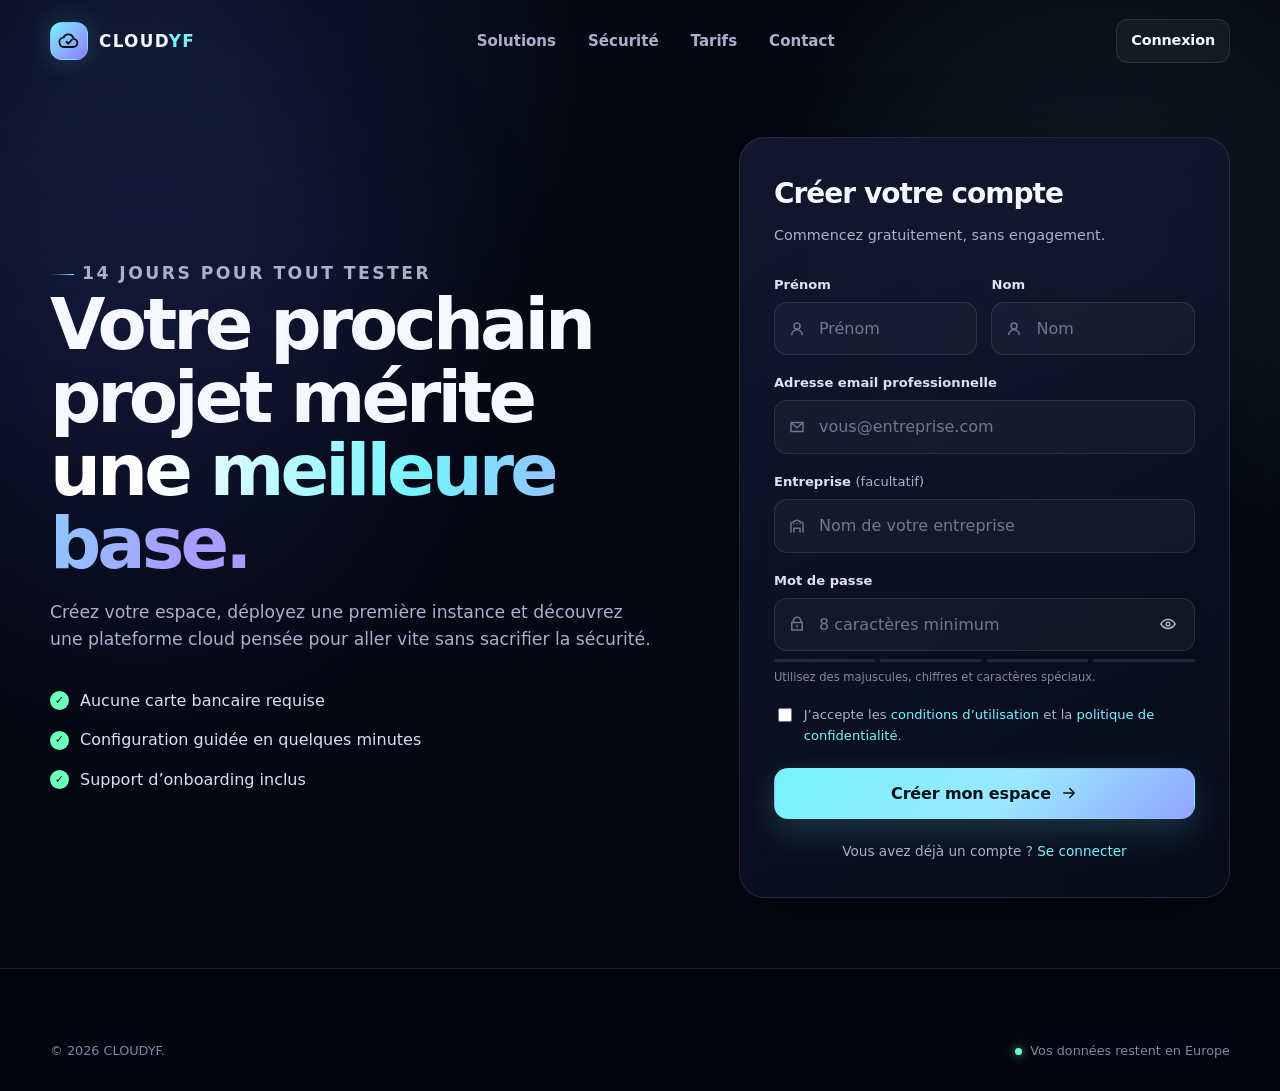
<file: inscription.html>
<!DOCTYPE html>
<html lang="fr">
<head>
  <meta charset="UTF-8">
  <meta name="viewport" content="width=device-width, initial-scale=1.0">
  <meta name="description" content="Créez gratuitement votre compte CLOUDYF et lancez votre première infrastructure cloud en quelques minutes.">
  <meta name="theme-color" content="#050711">
  <title>Créer un compte — CLOUDYF</title>
  <link rel="stylesheet" href="styles.css">
  <script src="script.js" defer></script>
</head>
<body class="page-shell">
  <a class="skip-link" href="#contenu">Aller au contenu</a>
  <header class="site-header is-scrolled">
    <div class="container navbar">
      <a class="brand" href="index.html" aria-label="CLOUDYF, accueil"><span class="brand-mark" aria-hidden="true"><svg viewBox="0 0 24 24" fill="none"><path d="M7.4 18.5h9.2a4.4 4.4 0 0 0 .2-8.8A5.6 5.6 0 0 0 6.1 8.1a5.2 5.2 0 0 0 1.3 10.4Z" stroke="currentColor" stroke-width="2"/><path d="m9.4 13.1 1.8 1.8 3.8-4.1" stroke="currentColor" stroke-width="2" stroke-linecap="round" stroke-linejoin="round"/></svg></span><span class="brand-word">CLOUD<span>YF</span></span></a>
      <button class="menu-toggle" type="button" aria-label="Ouvrir le menu" aria-expanded="false" aria-controls="navigation"><span></span></button>
      <ul class="nav-links" id="navigation"><li><a href="index.html#services">Solutions</a></li><li><a href="index.html#securite">Sécurité</a></li><li><a href="index.html#offres">Tarifs</a></li><li><a href="contact.html">Contact</a></li></ul>
      <div class="nav-actions"><a class="btn btn-secondary btn-small" href="connexion.html">Connexion</a></div>
    </div>
  </header>

  <main id="contenu" class="auth-section">
    <div class="container auth-grid">
      <div class="auth-copy reveal">
        <div class="auth-visual"></div>
        <p class="eyebrow">14 jours pour tout tester</p>
        <h1>Votre prochain projet mérite <span class="gradient-text">une meilleure base.</span></h1>
        <p>Créez votre espace, déployez une première instance et découvrez une plateforme cloud pensée pour aller vite sans sacrifier la sécurité.</p>
        <ul class="auth-points">
          <li><span class="check-dot">✓</span>Aucune carte bancaire requise</li>
          <li><span class="check-dot">✓</span>Configuration guidée en quelques minutes</li>
          <li><span class="check-dot">✓</span>Support d’onboarding inclus</li>
        </ul>
      </div>

      <section class="form-card reveal" aria-labelledby="signup-title">
        <div class="form-card-header"><h2 id="signup-title">Créer votre compte</h2><p>Commencez gratuitement, sans engagement.</p></div>
        <form data-demo-form="signup">
          <div class="form-row">
            <div class="form-group"><label for="firstname">Prénom</label><div class="input-wrap"><svg viewBox="0 0 24 24" fill="none" aria-hidden="true"><circle cx="12" cy="8" r="4" stroke="currentColor" stroke-width="2"/><path d="M5 20a7 7 0 0 1 14 0" stroke="currentColor" stroke-width="2"/></svg><input id="firstname" name="firstname" type="text" placeholder="Prénom" autocomplete="given-name" required></div></div>
            <div class="form-group"><label for="lastname">Nom</label><div class="input-wrap"><svg viewBox="0 0 24 24" fill="none" aria-hidden="true"><circle cx="12" cy="8" r="4" stroke="currentColor" stroke-width="2"/><path d="M5 20a7 7 0 0 1 14 0" stroke="currentColor" stroke-width="2"/></svg><input id="lastname" name="lastname" type="text" placeholder="Nom" autocomplete="family-name" required></div></div>
          </div>
          <div class="form-group"><label for="email">Adresse email professionnelle</label><div class="input-wrap"><svg viewBox="0 0 24 24" fill="none" aria-hidden="true"><path d="M4 6h16v12H4z" stroke="currentColor" stroke-width="2"/><path d="m5 7 7 6 7-6" stroke="currentColor" stroke-width="2" stroke-linejoin="round"/></svg><input id="email" name="email" type="email" placeholder="vous@entreprise.com" autocomplete="email" required></div></div>
          <div class="form-group"><label for="company">Entreprise <span style="color:var(--muted);font-weight:500">(facultatif)</span></label><div class="input-wrap"><svg viewBox="0 0 24 24" fill="none" aria-hidden="true"><path d="M4 20V8l8-4 8 4v12M8 20v-5h8v5M8 9h.01M12 9h.01M16 9h.01" stroke="currentColor" stroke-width="2" stroke-linecap="round"/></svg><input id="company" name="company" type="text" placeholder="Nom de votre entreprise" autocomplete="organization"></div></div>
          <div class="form-group"><label for="password">Mot de passe</label><div class="input-wrap"><svg viewBox="0 0 24 24" fill="none" aria-hidden="true"><path d="M7 10V8a5 5 0 0 1 10 0v2M5 10h14v10H5z" stroke="currentColor" stroke-width="2"/><path d="M12 14v2" stroke="currentColor" stroke-width="2" stroke-linecap="round"/></svg><input id="password" name="password" type="password" placeholder="8 caractères minimum" autocomplete="new-password" minlength="8" data-password-strength required><button class="password-toggle" type="button" aria-label="Afficher le mot de passe" aria-pressed="false"><svg viewBox="0 0 24 24" fill="none" aria-hidden="true"><path d="M2.5 12s3.5-6 9.5-6 9.5 6 9.5 6-3.5 6-9.5 6-9.5-6-9.5-6Z" stroke="currentColor" stroke-width="2"/><circle cx="12" cy="12" r="2.5" stroke="currentColor" stroke-width="2"/></svg></button></div><div class="password-strength" aria-hidden="true"><span></span><span></span><span></span><span></span></div><p class="password-hint">Utilisez des majuscules, chiffres et caractères spéciaux.</p></div>
          <div class="form-meta"><label class="checkbox"><input type="checkbox" required><span>J’accepte les <a href="#">conditions d’utilisation</a> et la <a href="#">politique de confidentialité</a>.</span></label></div>
          <button class="btn btn-primary" type="submit">Créer mon espace <svg viewBox="0 0 24 24" fill="none" aria-hidden="true"><path d="M5 12h14M13 6l6 6-6 6" stroke="currentColor" stroke-width="2" stroke-linecap="round" stroke-linejoin="round"/></svg></button>
          <p class="form-status" role="status">Formulaire validé. La création de compte nécessite maintenant un back-end.</p>
        </form>
        <p class="form-footer">Vous avez déjà un compte ? <a href="connexion.html">Se connecter</a></p>
      </section>
    </div>
  </main>

  <footer class="site-footer"><div class="container footer-bottom" style="margin-top:0;padding-top:0;border-top:0"><span>© <span data-year></span> CLOUDYF.</span><span class="footer-status">Vos données restent en Europe</span></div></footer>
  <div class="toast" role="status" aria-live="polite"><span class="toast-icon">✓</span><div><strong data-toast-title></strong><p data-toast-message></p></div><button type="button" aria-label="Fermer">×</button></div>
</body>
</html>
</file>
<file: styles.css>
:root {
  --bg: #050711;
  --bg-soft: #090d1d;
  --surface: rgba(15, 20, 42, 0.72);
  --surface-strong: #11162d;
  --surface-light: rgba(255, 255, 255, 0.055);
  --border: rgba(255, 255, 255, 0.1);
  --border-strong: rgba(126, 249, 255, 0.28);
  --text: #f6f8ff;
  --muted: #a8b1cb;
  --primary: #75f4ff;
  --primary-strong: #33d8e8;
  --secondary: #8b7cff;
  --accent: #6cffbd;
  --danger: #ff668f;
  --warning: #ffd36c;
  --shadow: 0 24px 80px rgba(0, 0, 0, 0.42);
  --shadow-soft: 0 14px 45px rgba(0, 0, 0, 0.25);
  --radius-sm: 12px;
  --radius: 20px;
  --radius-lg: 30px;
  --container: 1180px;
  --header-height: 82px;
  --transition: 220ms ease;
}

* {
  box-sizing: border-box;
}

html {
  scroll-behavior: smooth;
  scroll-padding-top: calc(var(--header-height) + 18px);
}

body {
  margin: 0;
  min-height: 100vh;
  color: var(--text);
  background:
    radial-gradient(circle at 12% 6%, rgba(79, 132, 255, 0.15), transparent 30%),
    radial-gradient(circle at 86% 22%, rgba(117, 244, 255, 0.1), transparent 26%),
    var(--bg);
  font-family: Inter, ui-sans-serif, system-ui, -apple-system, BlinkMacSystemFont, "Segoe UI", sans-serif;
  line-height: 1.6;
  overflow-x: hidden;
}

body::before {
  content: "";
  position: fixed;
  inset: 0;
  z-index: -3;
  opacity: 0.35;
  pointer-events: none;
  background-image:
    linear-gradient(rgba(255,255,255,0.018) 1px, transparent 1px),
    linear-gradient(90deg, rgba(255,255,255,0.018) 1px, transparent 1px);
  background-size: 42px 42px;
  mask-image: linear-gradient(to bottom, black, transparent 80%);
}

::selection {
  color: #041014;
  background: var(--primary);
}

img, svg {
  display: block;
  max-width: 100%;
}

a {
  color: inherit;
  text-decoration: none;
}

button, input, textarea, select {
  font: inherit;
}

button, a {
  -webkit-tap-highlight-color: transparent;
}

button {
  color: inherit;
}

:focus-visible {
  outline: 3px solid rgba(117, 244, 255, 0.65);
  outline-offset: 3px;
}

.container {
  width: min(calc(100% - 40px), var(--container));
  margin-inline: auto;
}

.skip-link {
  position: fixed;
  top: 12px;
  left: 12px;
  z-index: 999;
  padding: 10px 14px;
  border-radius: 10px;
  color: #061015;
  background: var(--primary);
  transform: translateY(-160%);
  transition: transform var(--transition);
}

.skip-link:focus {
  transform: translateY(0);
}

.site-header {
  position: fixed;
  inset: 0 0 auto;
  z-index: 100;
  height: var(--header-height);
  border-bottom: 1px solid transparent;
  transition: background var(--transition), border-color var(--transition), box-shadow var(--transition);
}

.site-header.is-scrolled {
  background: rgba(5, 7, 17, 0.82);
  border-color: var(--border);
  box-shadow: 0 12px 50px rgba(0, 0, 0, 0.25);
  backdrop-filter: blur(18px);
}

.navbar {
  height: var(--header-height);
  display: flex;
  align-items: center;
  justify-content: space-between;
  gap: 30px;
}

.brand {
  position: relative;
  z-index: 102;
  display: inline-flex;
  align-items: center;
  gap: 11px;
  font-size: 1.05rem;
  font-weight: 850;
  letter-spacing: 0.08em;
}

.brand-mark {
  width: 38px;
  aspect-ratio: 1;
  display: grid;
  place-items: center;
  border: 1px solid rgba(117, 244, 255, 0.3);
  border-radius: 12px;
  color: #061219;
  background: linear-gradient(135deg, var(--primary), #8ca6ff 62%, var(--secondary));
  box-shadow: 0 0 28px rgba(117, 244, 255, 0.2);
}

.brand-mark svg {
  width: 22px;
}

.brand-word span {
  color: var(--primary);
}

.nav-links {
  display: flex;
  align-items: center;
  gap: 4px;
  margin: 0;
  padding: 0;
  list-style: none;
}

.nav-links a {
  display: inline-flex;
  align-items: center;
  min-height: 44px;
  padding: 10px 14px;
  border-radius: 12px;
  color: var(--muted);
  font-size: 0.94rem;
  font-weight: 650;
  transition: color var(--transition), background var(--transition);
}

.nav-links a:hover,
.nav-links a[aria-current="page"] {
  color: var(--text);
  background: rgba(255, 255, 255, 0.055);
}

.nav-actions {
  display: flex;
  align-items: center;
  gap: 10px;
}

.menu-toggle {
  position: relative;
  z-index: 102;
  width: 46px;
  height: 46px;
  display: none;
  place-items: center;
  border: 1px solid var(--border);
  border-radius: 13px;
  background: rgba(255,255,255,0.04);
  cursor: pointer;
}

.menu-toggle span,
.menu-toggle::before,
.menu-toggle::after {
  content: "";
  position: absolute;
  width: 20px;
  height: 2px;
  border-radius: 999px;
  background: var(--text);
  transition: transform var(--transition), opacity var(--transition);
}

.menu-toggle::before { transform: translateY(-6px); }
.menu-toggle::after { transform: translateY(6px); }
.menu-toggle.is-active span { opacity: 0; }
.menu-toggle.is-active::before { transform: rotate(45deg); }
.menu-toggle.is-active::after { transform: rotate(-45deg); }

.btn {
  display: inline-flex;
  align-items: center;
  justify-content: center;
  gap: 9px;
  min-height: 48px;
  padding: 12px 19px;
  border: 1px solid transparent;
  border-radius: 14px;
  font-weight: 780;
  letter-spacing: -0.01em;
  cursor: pointer;
  transition: transform var(--transition), box-shadow var(--transition), border-color var(--transition), background var(--transition), color var(--transition);
}

.btn:hover {
  transform: translateY(-2px);
}

.btn-primary {
  color: #041115;
  background: linear-gradient(135deg, var(--primary), #9ae7ff 56%, #90a4ff);
  box-shadow: 0 12px 35px rgba(117, 244, 255, 0.18);
}

.btn-primary:hover {
  box-shadow: 0 16px 42px rgba(117, 244, 255, 0.28);
}

.btn-secondary {
  color: var(--text);
  border-color: var(--border);
  background: rgba(255, 255, 255, 0.045);
}

.btn-secondary:hover {
  border-color: rgba(117, 244, 255, 0.35);
  background: rgba(117, 244, 255, 0.07);
}

.btn-small {
  min-height: 42px;
  padding: 9px 14px;
  border-radius: 12px;
  font-size: 0.9rem;
}

.btn svg {
  width: 18px;
  height: 18px;
}

.text-link {
  display: inline-flex;
  align-items: center;
  gap: 7px;
  color: var(--primary);
  font-weight: 750;
}

.text-link:hover {
  text-decoration: underline;
  text-underline-offset: 4px;
}

.eyebrow {
  display: inline-flex;
  align-items: center;
  gap: 8px;
  margin: 0 0 18px;
  color: var(--primary);
  font-size: 0.78rem;
  font-weight: 850;
  letter-spacing: 0.14em;
  text-transform: uppercase;
}

.eyebrow::before {
  content: "";
  width: 24px;
  height: 1px;
  background: linear-gradient(90deg, transparent, var(--primary));
}

.section {
  position: relative;
  padding: 110px 0;
}

.section-soft {
  border-block: 1px solid rgba(255,255,255,0.05);
  background: rgba(255,255,255,0.018);
}

.section-heading {
  max-width: 720px;
  margin-bottom: 50px;
}

.section-heading.center {
  margin-inline: auto;
  text-align: center;
}

.section-heading.center .eyebrow::after {
  content: "";
  width: 24px;
  height: 1px;
  background: linear-gradient(90deg, var(--primary), transparent);
}

.section-heading h2,
.page-intro h1,
.auth-copy h1 {
  margin: 0;
  font-size: clamp(2.25rem, 5vw, 4.5rem);
  line-height: 1.02;
  letter-spacing: -0.055em;
}

.section-heading h2 {
  font-size: clamp(2rem, 4vw, 3.35rem);
}

.section-heading p,
.page-intro > p,
.auth-copy > p {
  margin: 18px 0 0;
  color: var(--muted);
  font-size: 1.08rem;
}

.gradient-text {
  color: transparent;
  background: linear-gradient(100deg, #ffffff 15%, var(--primary) 52%, #a89cff 90%);
  -webkit-background-clip: text;
  background-clip: text;
}

.hero {
  position: relative;
  min-height: 820px;
  padding: calc(var(--header-height) + 95px) 0 100px;
  display: grid;
  align-items: center;
  overflow: hidden;
}

.hero::before,
.hero::after {
  content: "";
  position: absolute;
  border-radius: 50%;
  filter: blur(2px);
  pointer-events: none;
}

.hero::before {
  width: 580px;
  height: 580px;
  right: -260px;
  top: 80px;
  border: 1px solid rgba(117, 244, 255, 0.12);
  box-shadow: inset 0 0 130px rgba(117, 244, 255, 0.06), 0 0 130px rgba(139, 124, 255, 0.05);
}

.hero::after {
  width: 330px;
  height: 330px;
  left: -200px;
  bottom: 0;
  background: rgba(78, 96, 255, 0.08);
  filter: blur(100px);
}

.hero-grid {
  position: relative;
  z-index: 2;
  display: grid;
  grid-template-columns: minmax(0, 1.02fr) minmax(430px, 0.98fr);
  gap: 70px;
  align-items: center;
}

.hero-copy h1 {
  max-width: 760px;
  margin: 0;
  font-size: clamp(3.4rem, 7vw, 6.6rem);
  line-height: 0.94;
  letter-spacing: -0.07em;
}

.hero-copy > p {
  max-width: 650px;
  margin: 27px 0 0;
  color: var(--muted);
  font-size: clamp(1.05rem, 1.6vw, 1.25rem);
}

.hero-actions {
  display: flex;
  flex-wrap: wrap;
  gap: 12px;
  margin-top: 34px;
}

.hero-proof {
  display: flex;
  flex-wrap: wrap;
  gap: 20px 28px;
  margin: 34px 0 0;
  padding: 0;
  list-style: none;
  color: #cbd3e9;
  font-size: 0.9rem;
  font-weight: 650;
}

.hero-proof li {
  display: flex;
  align-items: center;
  gap: 8px;
}

.check-dot {
  width: 19px;
  height: 19px;
  display: grid;
  place-items: center;
  flex: 0 0 19px;
  border-radius: 50%;
  color: #06130f;
  background: var(--accent);
  font-size: 0.7rem;
  font-weight: 900;
}

.cloud-console {
  position: relative;
  min-height: 540px;
}

.console-glow {
  position: absolute;
  inset: 15% 8%;
  border-radius: 50%;
  background: linear-gradient(120deg, rgba(117, 244, 255, 0.2), rgba(139, 124, 255, 0.18));
  filter: blur(80px);
}

.console-card {
  position: absolute;
  inset: 36px 0 40px 34px;
  padding: 20px;
  border: 1px solid rgba(255, 255, 255, 0.12);
  border-radius: 28px;
  background: linear-gradient(145deg, rgba(19, 27, 58, 0.9), rgba(8, 12, 29, 0.92));
  box-shadow: var(--shadow), inset 0 1px 0 rgba(255,255,255,0.08);
  backdrop-filter: blur(22px);
  transform: perspective(1100px) rotateY(-5deg) rotateX(2deg);
  transform-origin: center;
}

.console-top {
  display: flex;
  align-items: center;
  justify-content: space-between;
  padding: 5px 4px 18px;
}

.window-dots {
  display: flex;
  gap: 7px;
}

.window-dots i {
  width: 8px;
  height: 8px;
  border-radius: 50%;
  background: rgba(255,255,255,0.2);
}

.live-badge,
.status-pill {
  display: inline-flex;
  align-items: center;
  gap: 7px;
  padding: 7px 10px;
  border: 1px solid rgba(108, 255, 189, 0.18);
  border-radius: 999px;
  color: #adffd9;
  background: rgba(108, 255, 189, 0.07);
  font-size: 0.74rem;
  font-weight: 800;
}

.live-badge::before,
.status-pill::before {
  content: "";
  width: 7px;
  height: 7px;
  border-radius: 50%;
  background: var(--accent);
  box-shadow: 0 0 12px var(--accent);
}

.console-screen {
  min-height: 405px;
  padding: 24px;
  border: 1px solid rgba(255,255,255,0.07);
  border-radius: 20px;
  background: rgba(3, 6, 17, 0.78);
}

.console-heading {
  display: flex;
  align-items: flex-start;
  justify-content: space-between;
  gap: 20px;
}

.console-heading small {
  color: var(--muted);
}

.console-heading strong {
  display: block;
  margin-top: 3px;
  font-size: 1.35rem;
}

.metric-row {
  display: grid;
  grid-template-columns: repeat(3, 1fr);
  gap: 10px;
  margin-top: 24px;
}

.metric {
  padding: 14px;
  border: 1px solid var(--border);
  border-radius: 14px;
  background: rgba(255,255,255,0.035);
}

.metric span {
  display: block;
  color: var(--muted);
  font-size: 0.73rem;
}

.metric strong {
  display: block;
  margin-top: 4px;
  font-size: 1.15rem;
}

.chart {
  position: relative;
  height: 128px;
  margin-top: 25px;
  overflow: hidden;
  border-radius: 14px;
  background:
    linear-gradient(rgba(255,255,255,0.045) 1px, transparent 1px),
    linear-gradient(90deg, rgba(255,255,255,0.045) 1px, transparent 1px);
  background-size: 100% 32px, 42px 100%;
}

.chart svg {
  position: absolute;
  inset: 0;
  width: 100%;
  height: 100%;
}

.server-list {
  display: grid;
  gap: 10px;
  margin-top: 20px;
}

.server-item {
  display: grid;
  grid-template-columns: auto 1fr auto;
  gap: 10px;
  align-items: center;
  padding: 10px 12px;
  border-radius: 12px;
  background: rgba(255,255,255,0.035);
}

.server-icon {
  width: 30px;
  height: 30px;
  display: grid;
  place-items: center;
  border-radius: 9px;
  color: var(--primary);
  background: rgba(117, 244, 255, 0.08);
}

.server-item strong {
  display: block;
  font-size: 0.82rem;
}

.server-item small {
  display: block;
  color: var(--muted);
  font-size: 0.7rem;
}

.float-card {
  position: absolute;
  z-index: 3;
  display: flex;
  align-items: center;
  gap: 12px;
  padding: 14px 16px;
  border: 1px solid var(--border);
  border-radius: 16px;
  background: rgba(10, 14, 31, 0.86);
  box-shadow: var(--shadow-soft);
  backdrop-filter: blur(18px);
  animation: float 6s ease-in-out infinite;
}

.float-card strong,
.float-card span {
  display: block;
}

.float-card span {
  color: var(--muted);
  font-size: 0.76rem;
}

.float-card.one {
  top: 0;
  right: -28px;
}

.float-card.two {
  bottom: 0;
  left: -12px;
  animation-delay: -2.5s;
}

.float-icon {
  width: 42px;
  height: 42px;
  display: grid;
  place-items: center;
  border-radius: 12px;
  color: var(--primary);
  background: linear-gradient(135deg, rgba(117, 244, 255, 0.13), rgba(139, 124, 255, 0.14));
}

@keyframes float {
  0%, 100% { transform: translateY(0); }
  50% { transform: translateY(-12px); }
}

.trust-strip {
  position: relative;
  z-index: 4;
  padding: 22px 0;
  border-block: 1px solid var(--border);
  background: rgba(255,255,255,0.018);
}

.trust-grid {
  display: grid;
  grid-template-columns: auto 1fr;
  gap: 30px;
  align-items: center;
}

.trust-grid > span {
  color: var(--muted);
  font-size: 0.82rem;
  font-weight: 700;
  white-space: nowrap;
}

.logo-row {
  display: flex;
  align-items: center;
  justify-content: space-around;
  gap: 24px;
  color: #8993ad;
  font-weight: 850;
  letter-spacing: 0.04em;
  opacity: 0.82;
}

.stats-grid {
  display: grid;
  grid-template-columns: repeat(4, 1fr);
  gap: 14px;
}

.stat-card {
  padding: 25px;
  border: 1px solid var(--border);
  border-radius: var(--radius);
  background: var(--surface-light);
}

.stat-card strong {
  display: block;
  color: var(--text);
  font-size: clamp(1.7rem, 3vw, 2.5rem);
  letter-spacing: -0.04em;
}

.stat-card span {
  color: var(--muted);
  font-size: 0.9rem;
}

.cards-grid {
  display: grid;
  grid-template-columns: repeat(3, 1fr);
  gap: 18px;
}

.feature-card {
  position: relative;
  min-height: 280px;
  padding: 28px;
  overflow: hidden;
  border: 1px solid var(--border);
  border-radius: var(--radius);
  background: linear-gradient(145deg, rgba(255,255,255,0.055), rgba(255,255,255,0.02));
  transition: transform var(--transition), border-color var(--transition), background var(--transition);
}

.feature-card::after {
  content: "";
  position: absolute;
  width: 180px;
  height: 180px;
  right: -90px;
  bottom: -90px;
  border-radius: 50%;
  background: rgba(117, 244, 255, 0.055);
  filter: blur(5px);
}

.feature-card:hover {
  transform: translateY(-6px);
  border-color: var(--border-strong);
  background: linear-gradient(145deg, rgba(117,244,255,0.07), rgba(139,124,255,0.045));
}

.feature-icon,
.contact-icon {
  width: 52px;
  height: 52px;
  display: grid;
  place-items: center;
  border: 1px solid rgba(117, 244, 255, 0.16);
  border-radius: 15px;
  color: var(--primary);
  background: rgba(117, 244, 255, 0.075);
}

.feature-icon svg,
.contact-icon svg {
  width: 24px;
  height: 24px;
}

.feature-card h3 {
  margin: 24px 0 10px;
  font-size: 1.24rem;
}

.feature-card p {
  margin: 0;
  color: var(--muted);
}

.feature-tag {
  display: inline-block;
  margin-top: 20px;
  color: #c5fff2;
  font-size: 0.78rem;
  font-weight: 800;
}

.split-grid {
  display: grid;
  grid-template-columns: 0.95fr 1.05fr;
  gap: 80px;
  align-items: center;
}

.security-visual {
  position: relative;
  min-height: 510px;
  display: grid;
  place-items: center;
}

.security-orbit {
  position: absolute;
  border: 1px dashed rgba(117, 244, 255, 0.18);
  border-radius: 50%;
  animation: spin 24s linear infinite;
}

.security-orbit.o1 { width: 410px; height: 410px; }
.security-orbit.o2 { width: 300px; height: 300px; animation-direction: reverse; animation-duration: 18s; }
.security-orbit.o3 { width: 190px; height: 190px; animation-duration: 14s; }

.security-orbit span {
  position: absolute;
  top: 50%;
  left: -7px;
  width: 14px;
  height: 14px;
  border-radius: 50%;
  background: var(--primary);
  box-shadow: 0 0 18px var(--primary);
}

.security-core {
  position: relative;
  z-index: 2;
  width: 148px;
  height: 148px;
  display: grid;
  place-items: center;
  border: 1px solid rgba(117,244,255,0.34);
  border-radius: 50%;
  color: var(--primary);
  background: radial-gradient(circle, rgba(117,244,255,0.16), rgba(139,124,255,0.08) 55%, rgba(5,7,17,0.85));
  box-shadow: 0 0 70px rgba(117,244,255,0.17), inset 0 0 35px rgba(117,244,255,0.12);
}

.security-core svg { width: 58px; }

@keyframes spin { to { transform: rotate(360deg); } }

.benefit-list {
  display: grid;
  gap: 16px;
  margin: 32px 0 0;
  padding: 0;
  list-style: none;
}

.benefit-list li {
  display: grid;
  grid-template-columns: auto 1fr;
  gap: 13px;
  align-items: flex-start;
}

.benefit-list strong {
  display: block;
  margin-bottom: 2px;
}

.benefit-list span {
  color: var(--muted);
  font-size: 0.92rem;
}

.pricing-toolbar {
  display: flex;
  align-items: center;
  justify-content: center;
  gap: 12px;
  margin: -20px 0 44px;
}

.pricing-toolbar > span {
  color: var(--muted);
  font-size: 0.9rem;
  font-weight: 700;
}

.save-badge {
  padding: 4px 8px;
  border-radius: 999px;
  color: #bcffde !important;
  background: rgba(108,255,189,0.09);
  font-size: 0.73rem !important;
}

.switch {
  position: relative;
  width: 58px;
  height: 30px;
  padding: 3px;
  border: 1px solid var(--border);
  border-radius: 999px;
  background: rgba(255,255,255,0.07);
  cursor: pointer;
}

.switch::after {
  content: "";
  position: absolute;
  top: 4px;
  left: 4px;
  width: 20px;
  height: 20px;
  border-radius: 50%;
  background: var(--primary);
  box-shadow: 0 0 18px rgba(117,244,255,0.35);
  transition: transform var(--transition);
}

.switch[aria-checked="true"]::after {
  transform: translateX(28px);
}

.pricing-grid {
  display: grid;
  grid-template-columns: repeat(3, 1fr);
  gap: 18px;
  align-items: stretch;
}

.price-card {
  position: relative;
  display: flex;
  flex-direction: column;
  padding: 30px;
  border: 1px solid var(--border);
  border-radius: 24px;
  background: rgba(255,255,255,0.035);
  transition: transform var(--transition), border-color var(--transition);
}

.price-card:hover { transform: translateY(-5px); }

.price-card.featured {
  border-color: rgba(117,244,255,0.42);
  background: linear-gradient(160deg, rgba(117,244,255,0.105), rgba(139,124,255,0.065) 54%, rgba(255,255,255,0.03));
  box-shadow: 0 22px 65px rgba(0,0,0,0.3), inset 0 1px 0 rgba(255,255,255,0.1);
}

.popular-badge {
  position: absolute;
  top: 18px;
  right: 18px;
  padding: 6px 9px;
  border-radius: 999px;
  color: #041115;
  background: var(--primary);
  font-size: 0.7rem;
  font-weight: 900;
  text-transform: uppercase;
  letter-spacing: 0.07em;
}

.price-card h3 {
  margin: 0;
  font-size: 1.35rem;
}

.price-card > p {
  min-height: 48px;
  margin: 9px 0 0;
  color: var(--muted);
  font-size: 0.9rem;
}

.price {
  display: flex;
  align-items: flex-end;
  gap: 4px;
  margin: 26px 0 20px;
}

.price strong {
  font-size: 3rem;
  line-height: 1;
  letter-spacing: -0.06em;
}

.price span {
  color: var(--muted);
  font-size: 0.88rem;
}

.price-features {
  display: grid;
  gap: 12px;
  margin: 5px 0 28px;
  padding: 0;
  list-style: none;
}

.price-features li {
  display: flex;
  align-items: flex-start;
  gap: 10px;
  color: #d9dff0;
  font-size: 0.9rem;
}

.price-card .btn {
  width: 100%;
  margin-top: auto;
}

.testimonials-grid {
  display: grid;
  grid-template-columns: 1.15fr 0.85fr;
  gap: 18px;
}

.quote-card {
  padding: 34px;
  border: 1px solid var(--border);
  border-radius: 24px;
  background: linear-gradient(145deg, rgba(255,255,255,0.055), rgba(255,255,255,0.02));
}

.quote-mark {
  color: var(--primary);
  font-size: 3.4rem;
  line-height: 0.8;
}

.quote-card blockquote {
  margin: 22px 0 30px;
  font-size: clamp(1.2rem, 2.4vw, 1.75rem);
  line-height: 1.45;
  letter-spacing: -0.025em;
}

.person {
  display: flex;
  align-items: center;
  gap: 12px;
}

.avatar {
  width: 44px;
  height: 44px;
  display: grid;
  place-items: center;
  border-radius: 50%;
  color: #071015;
  background: linear-gradient(135deg, var(--primary), var(--secondary));
  font-weight: 900;
}

.person strong,
.person span { display: block; }
.person span { color: var(--muted); font-size: 0.82rem; }

.mini-quotes {
  display: grid;
  gap: 18px;
}

.mini-quote {
  padding: 24px;
  border: 1px solid var(--border);
  border-radius: 20px;
  background: rgba(255,255,255,0.03);
}

.mini-quote p {
  margin: 0 0 18px;
  color: #dce2f2;
}

.faq-list {
  max-width: 850px;
  margin: 0 auto;
  border-top: 1px solid var(--border);
}

.faq-item {
  border-bottom: 1px solid var(--border);
}

.faq-question {
  width: 100%;
  display: flex;
  align-items: center;
  justify-content: space-between;
  gap: 20px;
  padding: 24px 4px;
  border: 0;
  color: var(--text);
  background: none;
  text-align: left;
  font-weight: 750;
  cursor: pointer;
}

.faq-question span:last-child {
  width: 30px;
  height: 30px;
  display: grid;
  place-items: center;
  flex: 0 0 30px;
  border: 1px solid var(--border);
  border-radius: 50%;
  color: var(--primary);
  transition: transform var(--transition);
}

.faq-question[aria-expanded="true"] span:last-child { transform: rotate(45deg); }

.faq-answer {
  display: grid;
  grid-template-rows: 0fr;
  transition: grid-template-rows 260ms ease;
}

.faq-answer > div { overflow: hidden; }
.faq-answer p { margin: 0; padding: 0 50px 24px 4px; color: var(--muted); }
.faq-item.is-open .faq-answer { grid-template-rows: 1fr; }

.cta-panel {
  position: relative;
  overflow: hidden;
  display: grid;
  grid-template-columns: 1fr auto;
  gap: 35px;
  align-items: center;
  padding: 52px;
  border: 1px solid rgba(117,244,255,0.22);
  border-radius: 30px;
  background: linear-gradient(120deg, rgba(117,244,255,0.095), rgba(139,124,255,0.09), rgba(255,255,255,0.03));
  box-shadow: var(--shadow-soft);
}

.cta-panel::after {
  content: "";
  position: absolute;
  width: 300px;
  height: 300px;
  right: -120px;
  top: -120px;
  border-radius: 50%;
  background: rgba(117,244,255,0.1);
  filter: blur(50px);
}

.cta-panel > * { position: relative; z-index: 2; }
.cta-panel h2 { margin: 0; font-size: clamp(2rem,4vw,3rem); letter-spacing: -0.045em; }
.cta-panel p { max-width: 670px; margin: 12px 0 0; color: var(--muted); }
.cta-actions { display: flex; gap: 10px; flex-wrap: wrap; }

.site-footer {
  padding: 72px 0 30px;
  border-top: 1px solid var(--border);
  background: rgba(3,5,13,0.55);
}

.footer-grid {
  display: grid;
  grid-template-columns: 1.4fr repeat(3, 0.7fr);
  gap: 45px;
}

.footer-about p {
  max-width: 370px;
  margin: 18px 0 0;
  color: var(--muted);
  font-size: 0.9rem;
}

.footer-column h3 {
  margin: 0 0 16px;
  font-size: 0.88rem;
}

.footer-column a {
  display: block;
  width: fit-content;
  margin: 9px 0;
  color: var(--muted);
  font-size: 0.87rem;
}

.footer-column a:hover { color: var(--primary); }

.footer-bottom {
  display: flex;
  align-items: center;
  justify-content: space-between;
  gap: 20px;
  margin-top: 54px;
  padding-top: 24px;
  border-top: 1px solid var(--border);
  color: #7f8aa5;
  font-size: 0.8rem;
}

.footer-status {
  display: inline-flex;
  align-items: center;
  gap: 8px;
}

.footer-status::before {
  content: "";
  width: 7px;
  height: 7px;
  border-radius: 50%;
  background: var(--accent);
  box-shadow: 0 0 10px rgba(108,255,189,0.8);
}

/* Inner pages */
.page-shell {
  min-height: 100vh;
  display: flex;
  flex-direction: column;
}

.page-shell main { flex: 1; }

.page-hero {
  padding: calc(var(--header-height) + 80px) 0 80px;
}

.page-intro {
  max-width: 760px;
}

.breadcrumb {
  display: flex;
  align-items: center;
  gap: 9px;
  margin-bottom: 24px;
  color: var(--muted);
  font-size: 0.84rem;
}

.breadcrumb a:hover { color: var(--primary); }

.auth-section {
  min-height: 100vh;
  display: grid;
  align-items: center;
  padding: calc(var(--header-height) + 55px) 0 70px;
}

.auth-grid {
  display: grid;
  grid-template-columns: 0.93fr 0.75fr;
  gap: 80px;
  align-items: center;
}

.auth-copy {
  position: relative;
}

.auth-copy h1 { font-size: clamp(2.8rem, 5.6vw, 5.1rem); }

.auth-points {
  display: grid;
  gap: 14px;
  margin: 34px 0 0;
  padding: 0;
  list-style: none;
}

.auth-points li {
  display: flex;
  align-items: center;
  gap: 11px;
  color: #d9e0f2;
}

.auth-visual {
  position: absolute;
  top: -130px;
  left: -180px;
  width: 540px;
  height: 540px;
  z-index: -1;
  border-radius: 50%;
  background: rgba(88, 103, 255, 0.09);
  filter: blur(100px);
}

.form-card {
  padding: 34px;
  border: 1px solid var(--border);
  border-radius: 26px;
  background: linear-gradient(150deg, rgba(20, 26, 52, 0.83), rgba(8, 12, 27, 0.86));
  box-shadow: var(--shadow);
  backdrop-filter: blur(20px);
}

.form-card-header {
  margin-bottom: 27px;
}

.form-card-header h2 {
  margin: 0;
  font-size: 1.75rem;
  letter-spacing: -0.035em;
}

.form-card-header p {
  margin: 7px 0 0;
  color: var(--muted);
  font-size: 0.9rem;
}

.form-group {
  margin-bottom: 17px;
}

.form-group label {
  display: block;
  margin-bottom: 7px;
  color: #dce2f2;
  font-size: 0.82rem;
  font-weight: 750;
}

.input-wrap {
  position: relative;
}

.input-wrap > svg {
  position: absolute;
  top: 50%;
  left: 14px;
  width: 18px;
  height: 18px;
  color: #697692;
  transform: translateY(-50%);
  pointer-events: none;
}

.input-wrap input,
.input-wrap textarea,
.input-wrap select {
  width: 100%;
  min-height: 52px;
  padding: 13px 44px;
  border: 1px solid var(--border);
  border-radius: 13px;
  color: var(--text);
  background: rgba(255,255,255,0.035);
  outline: none;
  transition: border-color var(--transition), box-shadow var(--transition), background var(--transition);
}

.input-wrap textarea {
  min-height: 150px;
  padding-top: 15px;
  resize: vertical;
}

.input-wrap select {
  appearance: none;
}

.input-wrap input::placeholder,
.input-wrap textarea::placeholder { color: #6f7992; }

.input-wrap input:focus,
.input-wrap textarea:focus,
.input-wrap select:focus {
  border-color: rgba(117,244,255,0.52);
  background: rgba(117,244,255,0.035);
  box-shadow: 0 0 0 4px rgba(117,244,255,0.07);
}

.input-wrap input:user-invalid,
.input-wrap textarea:user-invalid {
  border-color: rgba(255,102,143,0.55);
}

.password-toggle {
  position: absolute;
  top: 50%;
  right: 8px;
  width: 38px;
  height: 38px;
  display: grid;
  place-items: center;
  border: 0;
  border-radius: 10px;
  color: var(--muted);
  background: transparent;
  transform: translateY(-50%);
  cursor: pointer;
}

.password-toggle:hover { color: var(--primary); background: rgba(255,255,255,0.05); }
.password-toggle svg { width: 18px; }

.form-row {
  display: grid;
  grid-template-columns: 1fr 1fr;
  gap: 14px;
}

.form-meta {
  display: flex;
  justify-content: space-between;
  align-items: center;
  gap: 14px;
  margin: 2px 0 22px;
  color: var(--muted);
  font-size: 0.82rem;
}

.checkbox {
  display: inline-flex;
  align-items: flex-start;
  gap: 9px;
  cursor: pointer;
}

.checkbox input {
  width: 16px;
  height: 16px;
  margin-top: 3px;
  accent-color: var(--primary-strong);
}

.form-card .btn[type="submit"] { width: 100%; }

.form-divider {
  display: flex;
  align-items: center;
  gap: 12px;
  margin: 23px 0;
  color: #75809a;
  font-size: 0.75rem;
}

.form-divider::before,
.form-divider::after {
  content: "";
  height: 1px;
  flex: 1;
  background: var(--border);
}

.form-footer {
  margin: 22px 0 0;
  color: var(--muted);
  text-align: center;
  font-size: 0.85rem;
}

.form-footer a,
.form-meta a,
.checkbox a { color: var(--primary); }
.form-footer a:hover,
.form-meta a:hover,
.checkbox a:hover { text-decoration: underline; text-underline-offset: 3px; }

.password-strength {
  display: flex;
  gap: 5px;
  margin-top: 8px;
}

.password-strength span {
  height: 3px;
  flex: 1;
  border-radius: 99px;
  background: rgba(255,255,255,0.1);
}

.password-hint {
  margin: 6px 0 0;
  color: #7f8aa3;
  font-size: 0.72rem;
}

.contact-layout {
  display: grid;
  grid-template-columns: 0.78fr 1.1fr;
  gap: 55px;
  align-items: start;
}

.contact-info {
  display: grid;
  gap: 14px;
}

.contact-card {
  display: grid;
  grid-template-columns: auto 1fr;
  gap: 15px;
  padding: 20px;
  border: 1px solid var(--border);
  border-radius: 18px;
  background: rgba(255,255,255,0.03);
}

.contact-card h3 { margin: 2px 0 4px; font-size: 1rem; }
.contact-card p, .contact-card a { margin: 0; color: var(--muted); font-size: 0.86rem; }
.contact-card a:hover { color: var(--primary); }

.contact-note {
  margin-top: 22px;
  padding: 20px;
  border: 1px solid rgba(108,255,189,0.14);
  border-radius: 18px;
  color: #b7d4c9;
  background: rgba(108,255,189,0.045);
  font-size: 0.86rem;
}

.form-status {
  display: none;
  margin: 16px 0 0;
  padding: 12px 14px;
  border-radius: 12px;
  color: #bfffe0;
  background: rgba(108,255,189,0.08);
  font-size: 0.85rem;
}

.form-status.is-visible { display: block; }

.toast {
  position: fixed;
  right: 20px;
  bottom: 20px;
  z-index: 1000;
  max-width: min(390px, calc(100% - 40px));
  display: grid;
  grid-template-columns: auto 1fr auto;
  gap: 12px;
  align-items: start;
  padding: 16px;
  border: 1px solid rgba(108,255,189,0.2);
  border-radius: 15px;
  color: #dfffee;
  background: rgba(8,18,20,0.94);
  box-shadow: var(--shadow-soft);
  backdrop-filter: blur(18px);
  transform: translateY(140%);
  opacity: 0;
  transition: transform 280ms ease, opacity 280ms ease;
}

.toast.is-visible { transform: translateY(0); opacity: 1; }
.toast-icon { color: var(--accent); }
.toast strong { display: block; font-size: 0.88rem; }
.toast p { margin: 2px 0 0; color: #9db8ad; font-size: 0.78rem; }
.toast button { border: 0; color: #92a69e; background: none; cursor: pointer; }

.reveal {
  opacity: 0;
  transform: translateY(24px);
  transition: opacity 600ms ease, transform 600ms ease;
}

.reveal.is-visible {
  opacity: 1;
  transform: translateY(0);
}

@media (max-width: 1050px) {
  .nav-links {
    position: fixed;
    inset: 0 0 auto;
    min-height: 100vh;
    display: flex;
    flex-direction: column;
    align-items: stretch;
    justify-content: center;
    gap: 8px;
    padding: 100px 28px 40px;
    background: rgba(5,7,17,0.97);
    backdrop-filter: blur(22px);
    visibility: hidden;
    opacity: 0;
    pointer-events: none;
    transition: opacity 220ms ease, visibility 220ms ease;
  }

  .nav-links.is-open {
    visibility: visible;
    opacity: 1;
    pointer-events: auto;
  }
  .nav-links a { justify-content: center; font-size: 1.2rem; }
  .menu-toggle { display: grid; }
  .nav-actions .btn-secondary { display: none; }

  .hero-grid,
  .auth-grid,
  .split-grid,
  .contact-layout {
    grid-template-columns: 1fr;
  }

  .hero-grid { gap: 55px; }
  .hero-copy { text-align: center; }
  .hero-copy > p { margin-inline: auto; }
  .hero-actions, .hero-proof { justify-content: center; }
  .cloud-console { width: min(640px, 100%); margin-inline: auto; }
  .split-grid { gap: 35px; }
  .security-visual { order: 2; }
  .auth-grid { max-width: 720px; margin-inline: auto; gap: 45px; }
  .auth-copy { text-align: center; }
  .auth-points { width: fit-content; margin-inline: auto; text-align: left; }
  .contact-layout { gap: 30px; }
}

@media (max-width: 850px) {
  .section { padding: 85px 0; }
  .stats-grid { grid-template-columns: 1fr 1fr; }
  .cards-grid, .pricing-grid { grid-template-columns: 1fr; }
  .price-card.featured { order: -1; }
  .testimonials-grid { grid-template-columns: 1fr; }
  .cta-panel { grid-template-columns: 1fr; padding: 38px; }
  .footer-grid { grid-template-columns: 1fr 1fr; }
  .trust-grid { grid-template-columns: 1fr; text-align: center; gap: 18px; }
  .logo-row { flex-wrap: wrap; }
}

@media (max-width: 640px) {
  :root { --header-height: 70px; }
  .container { width: min(calc(100% - 28px), var(--container)); }
  .nav-actions .btn-primary { display: none; }
  .brand-mark { width: 34px; }
  .hero { min-height: auto; padding-top: calc(var(--header-height) + 65px); }
  .hero-copy h1 { font-size: clamp(3rem, 16vw, 4.3rem); }
  .hero-copy > p { font-size: 1rem; }
  .hero-actions { flex-direction: column; }
  .hero-actions .btn { width: 100%; }
  .hero-proof { flex-direction: column; align-items: center; gap: 10px; }
  .cloud-console { min-height: 465px; }
  .console-card { inset: 25px 0 45px; padding: 12px; transform: none; }
  .console-screen { min-height: 370px; padding: 16px; }
  .metric-row { grid-template-columns: 1fr; }
  .metric:nth-child(n+2) { display: none; }
  .float-card.one { right: -5px; }
  .float-card.two { left: -3px; }
  .stats-grid { grid-template-columns: 1fr; }
  .stat-card { text-align: center; }
  .security-visual { min-height: 390px; transform: scale(0.83); }
  .pricing-toolbar { flex-wrap: wrap; }
  .cta-panel { padding: 30px 24px; }
  .cta-actions { flex-direction: column; }
  .cta-actions .btn { width: 100%; }
  .footer-grid { grid-template-columns: 1fr; gap: 28px; }
  .footer-bottom { flex-direction: column; align-items: flex-start; }
  .form-card { padding: 24px 18px; border-radius: 21px; }
  .form-row { grid-template-columns: 1fr; gap: 0; }
  .form-meta { align-items: flex-start; flex-direction: column; }
  .auth-section { padding-top: calc(var(--header-height) + 40px); }
  .auth-copy h1 { font-size: clamp(2.7rem, 13vw, 4rem); }
  .page-hero { padding-top: calc(var(--header-height) + 55px); }
}

@media (prefers-reduced-motion: reduce) {
  *, *::before, *::after {
    scroll-behavior: auto !important;
    animation-duration: 0.01ms !important;
    animation-iteration-count: 1 !important;
    transition-duration: 0.01ms !important;
  }

  .reveal { opacity: 1; transform: none; }
}
</file>
